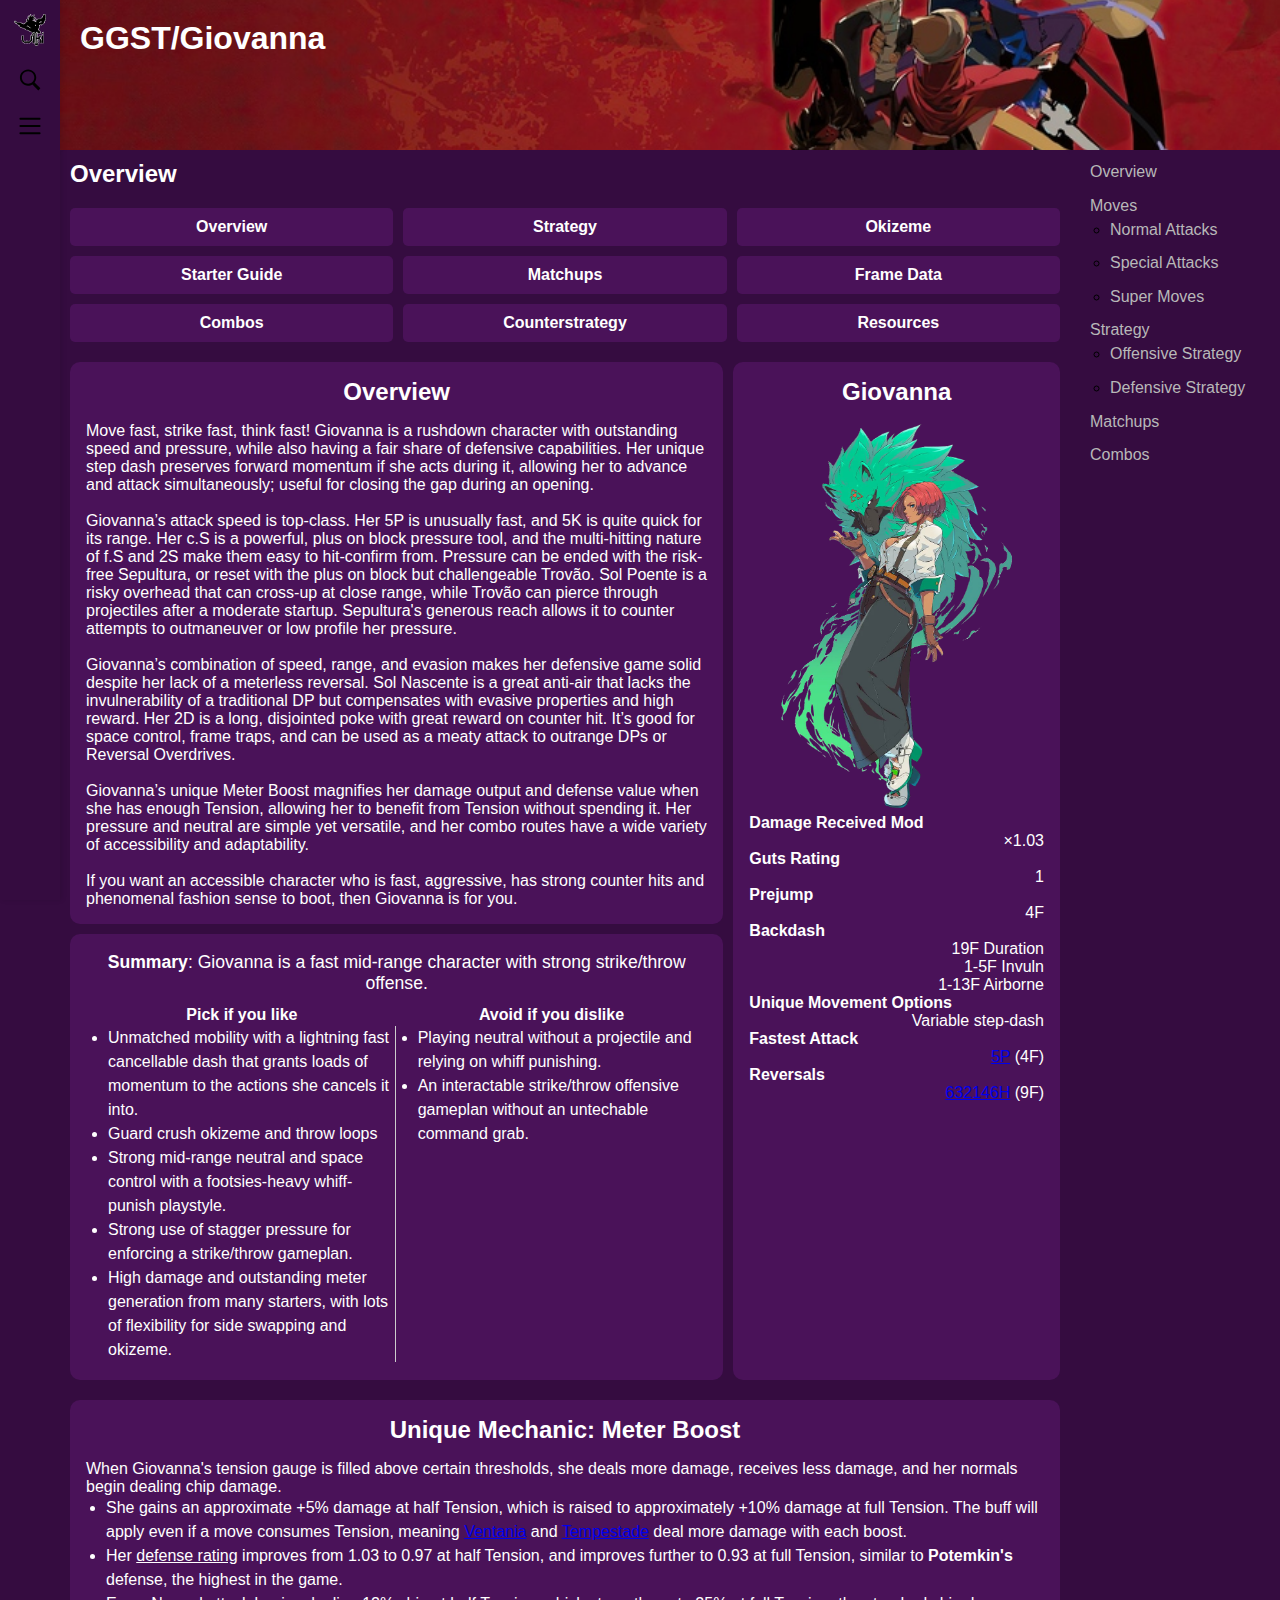
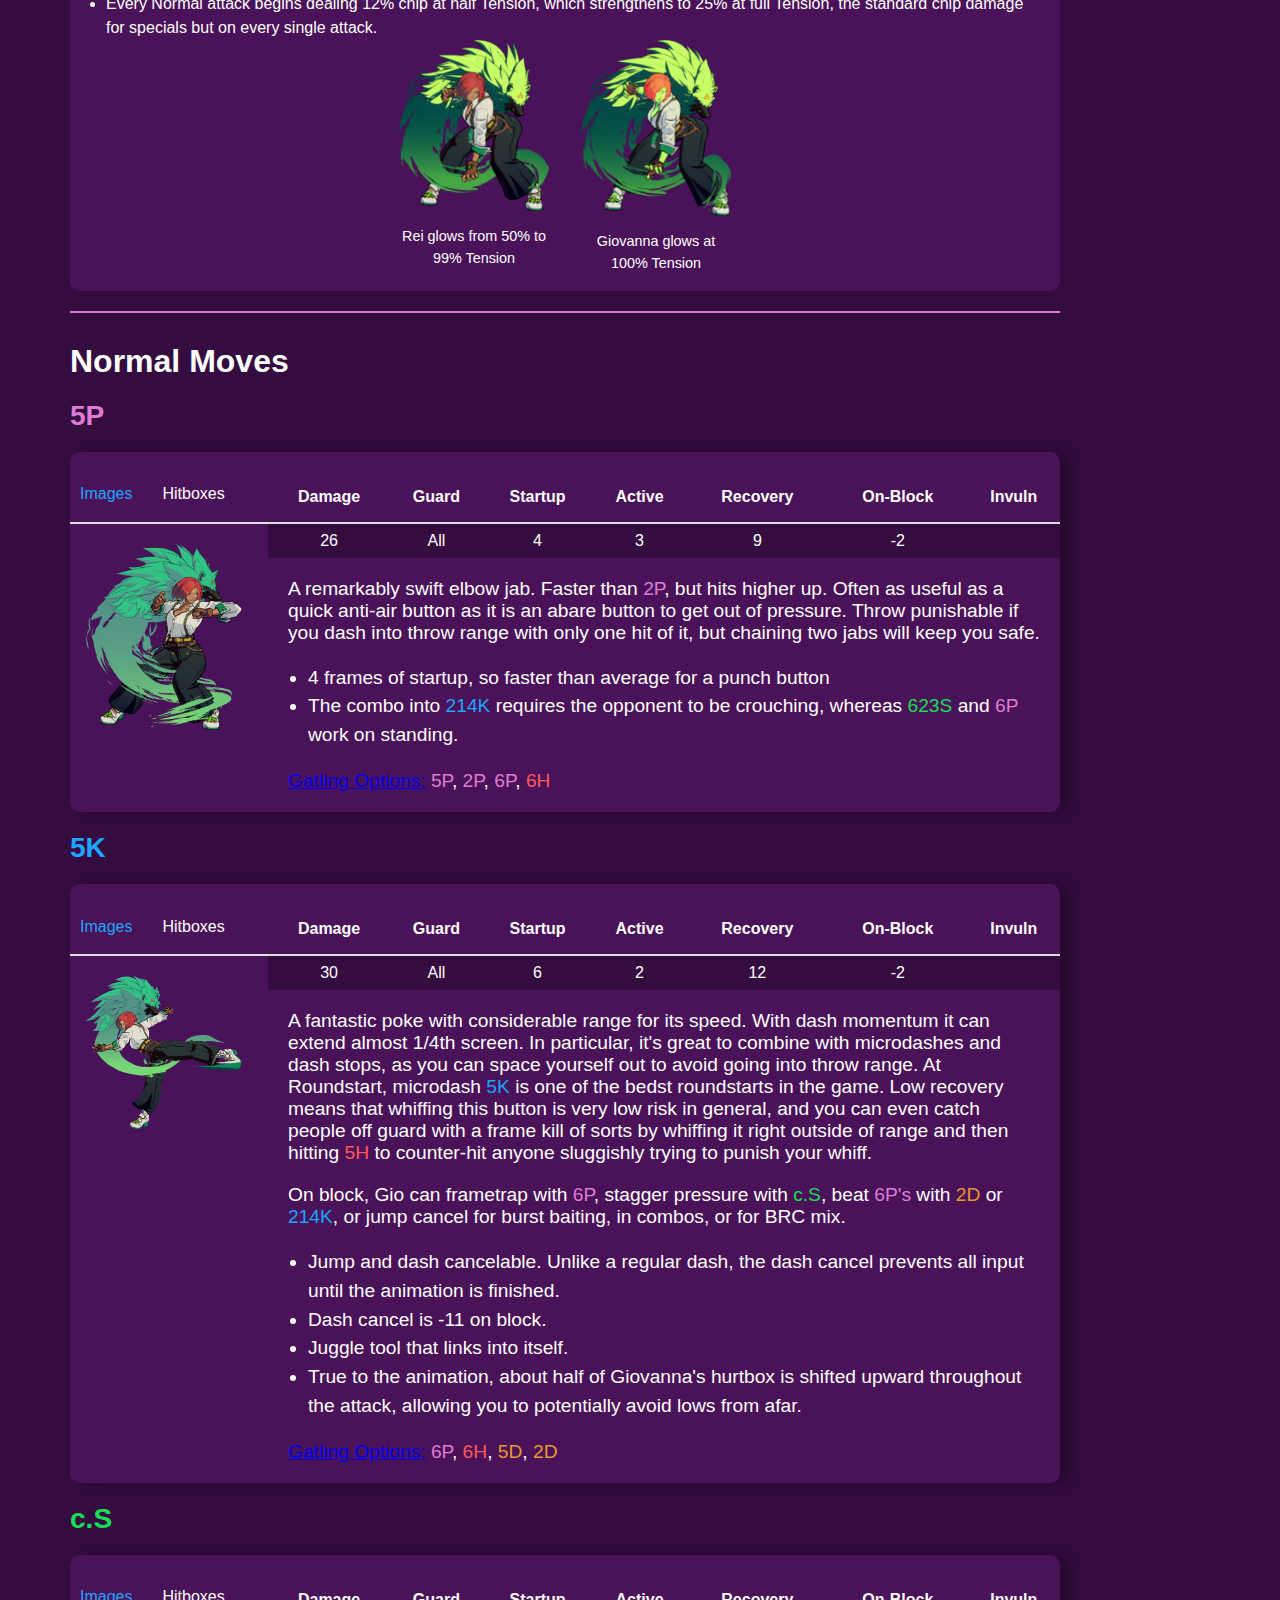
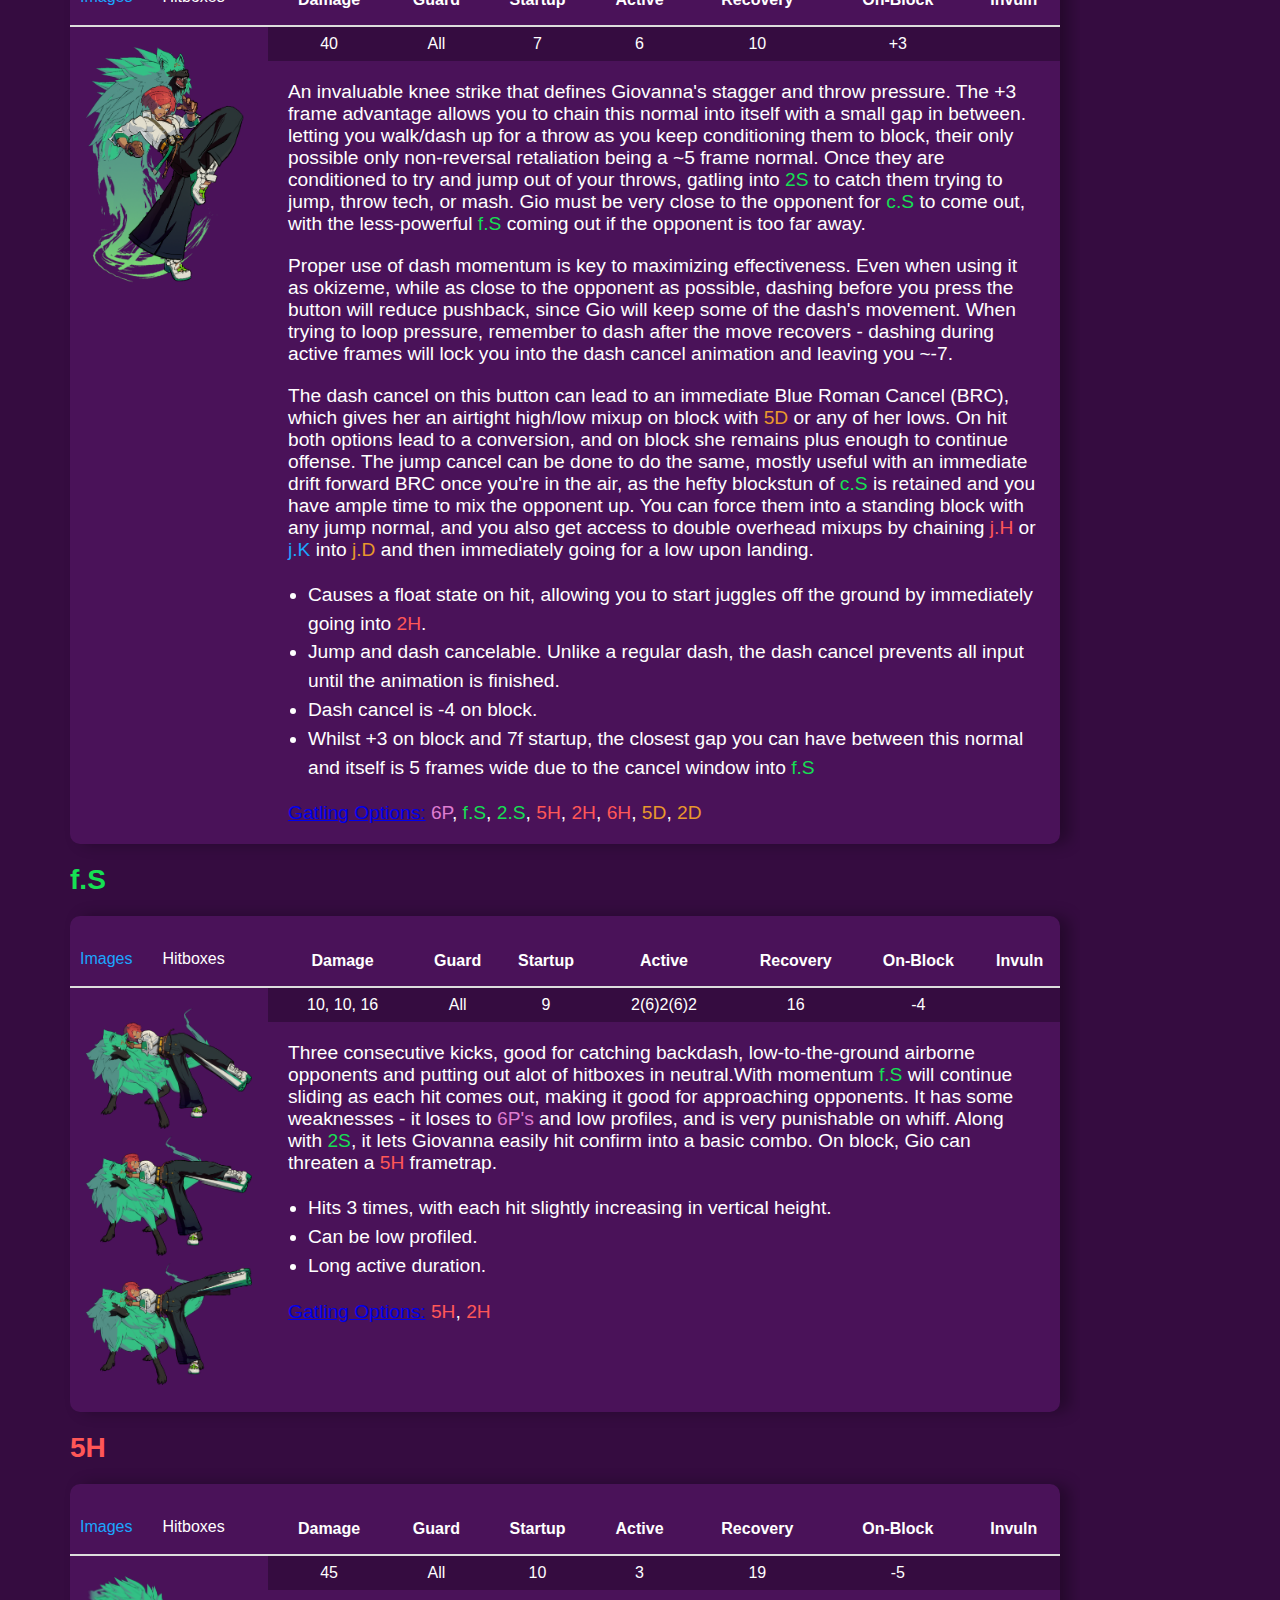
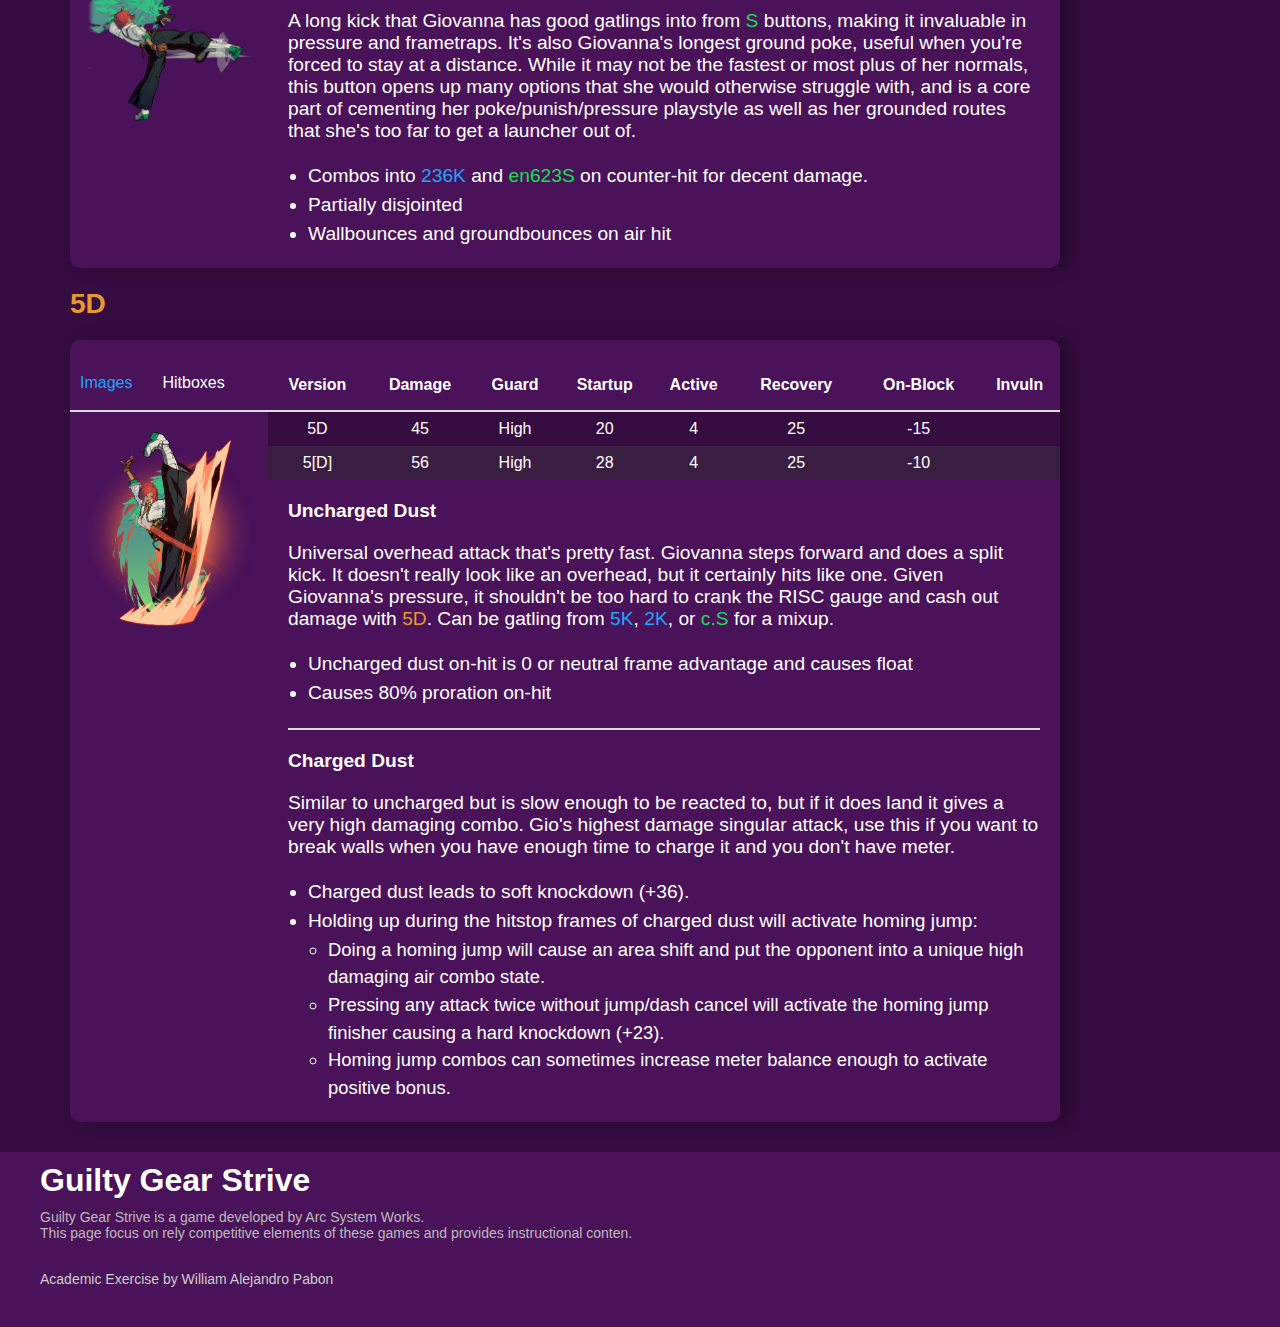
<file: docs/index.html>
<!DOCTYPE html>
<html lang="en">
<head>
    <meta charset="UTF-8">
    <meta name="viewport" content="width=device-width, initial-scale=1.0">
    <title>Guilty Gear Giovanna</title>
    <link rel="stylesheet" href="styles.css">
    <!-- Include jQuery from a CDN -->
    <script src="https://code.jquery.com/jquery-3.6.0.min.js"></script>
    <!-- Reference your custom script.js file -->
    <script src="script.js"></script>
</head>
<body>
    <div class="main-container">
        <header class="header">
            <div class="header-logo">
                <a href="#" class="logo-header-button" title="Visit the main page">
                    <img class="logo-icon" src="src/wiki_logo.png" alt="" aria-hidden="true" height="32" width="32">
                </a>
            </div>
            <div class="header-search">
                <a href="#" class="logo-header-button" title="Toggle search [/]">
                    <img class="logo-icon" src="src/icons8-search.svg" alt="" aria-hidden="true" height="24" width="24">
                </a>
            </div>
            <div class="header-dropdown">
                <a href="#" class="logo-header-button" title="Toggle menu">
                    <img class="logo-icon" src="src/icons8-menu.svg" alt="" aria-hidden="true" height="24" width="24">
                </a>
            </div>
        </header>
        <main class="main">
            <section class="main-header">
                <div class="banner"></div>
                <div class="header-content">
                    <h1>GGST/Giovanna</h1>
                </div>
            </section>
            <section class="content-and-sidebar">
                <section class="content">
                    <div class="overview">
                      <div class="overview-title">
                          <h2>Overview</h2>
                      </div>
                      <div class="home-card-container">
                        <div class="home-grid-col3">
                            <div class="home-link__button"><a href="#" class="button">Overview</a></div>
                            <div class="home-link__button"><a href="#" class="button">Starter Guide</a></div>
                            <div class="home-link__button"><a href="#" class="button">Combos</a></div>
                        </div>
                        <div class="home-grid-col3">
                            <div class="home-link__button"><a href="#" class="button">Strategy</a></div>
                            <div class="home-link__button"><a href="#" class="button">Matchups</a></div>
                            <div class="home-link__button"><a href="#" class="button">Counterstrategy</a></div>
                        </div>
                        <div class="home-grid-col3">
                            <div class="home-link__button"><a href="#" class="button">Okizeme</a></div>
                            <div class="home-link__button"><a href="#" class="button">Frame Data</a></div>
                            <div class="home-link__button"><a href="#" class="button">Resources</a></div>
                        </div>
                      </div>
                      <div class="home-content-overview">
                          <!-- Card 1 -->
                          <div class="home-card home-card--col4 home-card--row1">
                              <div class="home-card-title-large">Overview</div>
                              <p>Move fast, strike fast, think fast! Giovanna is a rushdown character with outstanding speed and pressure, while also having a fair share of defensive capabilities. Her unique step dash preserves forward momentum if she acts during it, allowing her to advance and attack simultaneously; useful for closing the gap during an opening.</p>
                              <br><p>Giovanna’s attack speed is top-class. Her 5P is unusually fast, and 5K is quite quick for its range. Her c.S is a powerful, plus on block pressure tool, and the multi-hitting nature of f.S and 2S make them easy to hit-confirm from. Pressure can be ended with the risk-free Sepultura, or reset with the plus on block but challengeable Trovão. Sol Poente is a risky overhead that can cross-up at close range, while Trovão can pierce through projectiles after a moderate startup. Sepultura's generous reach allows it to counter attempts to outmaneuver or low profile her pressure.</p>
                              <br><p>Giovanna’s combination of speed, range, and evasion makes her defensive game solid despite her lack of a meterless reversal. Sol Nascente is a great anti-air that lacks the invulnerability of a traditional DP but compensates with evasive properties and high reward. Her 2D is a long, disjointed poke with great reward on counter hit. It’s good for space control, frame traps, and can be used as a meaty attack to outrange DPs or Reversal Overdrives.</p>
                              <br><p>Giovanna’s unique Meter Boost magnifies her damage output and defense value when she has enough Tension, allowing her to benefit from Tension without spending it. Her pressure and neutral are simple yet versatile, and her combo routes have a wide variety of accessibility and adaptability.</p>
                              <br><p>If you want an accessible character who is fast, aggressive, has strong counter hits and phenomenal fashion sense to boot, then Giovanna is for you.</p>
                              <div style="clear:both"></div>
                          </div>                    
                          <!-- Card 2 (Side column) -->
                          <div class="home-card home-card--col2 home-card--rowspan">
                              <div class="home-card-title-large">Giovanna</div>
                              <table class="infobox">
                              <tbody>
                                  <tr><td id="portrait-image" align="center">
                                  <img src="src/giovanna_main.png" alt="Portrait" style="max-width: 100%;">
                                  </td></tr>
                                  <tr class="infobox-header"><td>Damage Received Mod</td></tr>
                                  <tr class="infobox-data"><td>×1.03</td></tr>
                                  <tr class="infobox-header"><td>Guts Rating</td></tr>
                                  <tr class="infobox-data"><td>1</td></tr>
                                  <tr class="infobox-header"><td>Prejump</td></tr>
                                  <tr class="infobox-data"><td>4F</td></tr>
                                  <tr class="infobox-header"><td>Backdash</td></tr>
                                  <tr class="infobox-data"><td>19F Duration</td></tr>
                                  <tr class="infobox-data"><td>1-5F Invuln</td></tr>
                                  <tr class="infobox-data"><td>1-13F Airborne</td></tr><tr class="infobox-header"><td>Unique Movement Options</td></tr>
                                  <tr class="infobox-data"><td>Variable step-dash</td></tr>
                                  <tr class="infobox-header"><td>Fastest Attack</td></tr>
                                  <tr class="infobox-data"><td><a href="#5P">5P</a> (4F)</td></tr>
                                  <tr class="infobox-header"><td>Reversals</td></tr>
                                  <tr class="infobox-data"><td><a href="#Ventania">632146H</a> (9F)</td></tr><style data-mw-deduplicate="TemplateStyles:r462282">.mw-parser-output .infobox{display:table;width:100%;text-align:left;line-height:1.25em}.mw-parser-output .infobox-header{width:100%;border-top:1px solid;border-color:var(--border-color-base);color:var(--color-base--emphasized);font-size:1em}.mw-parser-output .infobox-data td{text-align:right;font-size:0.875em}.mw-parser-output .infobox tr{display:flex;box-sizing:border-box;flex-direction:column;padding:0 10px}.mw-parser-output #portrait-image img{width:auto;height:auto;max-height:375px;max-width:calc(100% - 20px)}</style>
                              </table>
                              <div style="clear:both"></div>
                          </div>                  
                          <!-- Card 3 (Below Card 1) -->
                          <div class="home-card home-card--col4 home-card--row2">
                      <table id="reasons-table" style="margin: 0 auto;">
                        <tbody style="gap: 10px;">
                          <tr>
                            <td colspan="2" class="ReasonsToPick-summary"><strong>Summary</strong>: Giovanna is a fast mid-range character with strong strike/throw offense.</td>
                          </tr>
                          <tr class="ReasonsToPick-header">
                            <td><b>Pick if you like</b></td>
                            <td><b>Avoid if you dislike</b></td>
                          </tr>
                          <tr>
                            <td style="border-right: 1px solid #ccc; max-width: 300px; word-wrap: break-word;" valign="top">
                              <ul>
                                <li>Unmatched mobility with a lightning fast cancellable dash that grants loads of momentum to the actions she cancels it into.</li>
                                <li>Guard crush okizeme and throw loops</li>
                                <li>Strong mid-range neutral and space control with a footsies-heavy whiff-punish playstyle.</li>
                                <li>Strong use of stagger pressure for enforcing a strike/throw gameplan.</li>
                                <li>High damage and outstanding meter generation from many starters, with lots of flexibility for side swapping and okizeme.</li>
                              </ul>
                            </td>
                            <td style="max-width: 300px; word-wrap: break-word;" valign="top">
                              <ul>
                                <li>Playing neutral without a projectile and relying on whiff punishing.</li>
                                <li>An interactable strike/throw offensive gameplan without an untechable command grab.</li>
                              </ul>
                            </td>
                          </tr>                              
                        </tbody>
                      </table>
                      <div style="clear:both"></div>
                          </div>
                      </div>
                      <div class="home-content-um">
                          <div class="home-card home-card--col4 home-card--row1">
                              <div class="home-card-title-large"> Unique Mechanic: Meter Boost</div>
                              <p>
                                When Giovanna's tension gauge is filled above certain thresholds, she deals more damage, receives less damage, and her normals begin dealing chip damage.
                              </p>
                              <ul>
                                <li>She gains an approximate +5% damage at half Tension, which is raised to approximately +10% damage at full Tension. The buff will apply even if a move consumes Tension, meaning <a href="#Ventania">Ventania</a> and <a href="#Tempestade">Tempestade</a> deal more damage with each boost.</li>
                                <li>Her <span class="tooltip" aria-expanded="false" tabindex="0">defense rating<span class="tooltiptext">A multiplier for how much damage you take. Lower = Better</span></span> improves from 1.03 to 0.97 at half Tension, and improves further to 0.93 at full Tension, similar to <b>Potemkin's</b> defense, the highest in the game.</li>
                                <li>Every Normal attack begins dealing 12% chip at half Tension, which strengthens to 25% at full Tension, the standard chip damage for specials but on every single attack.</li>
                              </ul>
                              
                              <ul class="gallery">
                                <li class="gallerybox_">
                                  <div class="thumb">
                                    <a href="#HalfPower"><img src="src/175px-GGST_Giovanna_HalfPower.png" alt="Rei glows from 50% to 99% Tension"></a>
                                  </div>
                                  <div class="gallerytext">Rei glows from 50% to 99% Tension</div>
                                </li>
                                <li class="gallerybox_">
                                  <div class="thumb">
                                    <a href="#FullPower"><img src="src/170px-GGST_Giovanna_FullPower.png" alt="Giovanna glows at 100% Tension"></a>
                                  </div>
                                  <div class="gallerytext">Giovanna glows at 100% Tension</div>
                                </li>
                              </ul>
                              <div style="clear:both;"></div>
                          </div> 
                      </div>
                    </div>
                    <div class="normal-attack">
                      <h3 class="section-title">Normal Moves</h3>
                      <!-- 5P -->
                      <h3><span class="mw-headline" id="5P"><big><span class="colorful-text-1">5P</span></big></span></h3>
                      <div class="attack-container">
                        <!-- Gallery Section -->
                        <div class="attack-gallery">
                          <div class="tabber tabber--live">
                            <!-- Tab Header -->
                            <header class="tabber__header">
                              <nav class="tabber__tabs" role="tablist">
                                <a class="tabber__tab" href="#tabber-Images" id="tab-tabber-Images" role="tab" aria-selected="true" aria-controls="tabber-Images">Images</a>
                                <a class="tabber__tab" href="#tabber-Hitboxes" id="tab-tabber-Hitboxes" role="tab" aria-selected="false" aria-controls="tabber-Hitboxes">Hitboxes</a>
                              </nav>
                            </header>
                          
                            <!-- Tab Content -->
                            <section class="tabber__section">
                              <!-- Images Tab -->
                              <article class="tabber__panel" id="tabber-Images" role="tabpanel" aria-hidden="false">
                                <ul class="gallery">
                                  <li class="gallerybox">
                                    <div class="thumb">
                                      <img src="src/530px-GGST_Giovanna_5P.png" alt="Attack Image">
                                    </div>
                                  </li>
                                </ul>
                              </article>
                          
                              <!-- Hitboxes Tab -->
                              <article class="tabber__panel" id="tabber-Hitboxes" role="tabpanel" aria-hidden="true">
                                <ul class="gallery">
                                  <li class="gallerybox">
                                    <div class="thumb">
                                      <img src="src/278px-GGST_Giovanna_5P_Hitbox.png" alt="Hitbox Image">
                                    </div>
                                  </li>
                                </ul>
                              </article>
                            </section>
                          </div>
                          
                        </div>
                      
                        <!-- Frame Data Section -->
                        <div class="attack-info">
                          <table class="moveTable">
                            <thead>
                              <tr>
                                <th>Damage</th>
                                <th>Guard</th>
                                <th>Startup</th>
                                <th>Active</th>
                                <th>Recovery</th>
                                <th>On-Block</th>
                                <th>Invuln</th>
                              </tr>
                            </thead>
                            <tbody>
                              <tr>
                                <td>26</td>
                                <td>All</td>
                                <td>4</td>
                                <td>3</td>
                                <td>9</td>
                                <td>-2</td>
                                <td></td>
                              </tr>
                            </tbody>
                          </table>                          
                      
                          <!-- Description Section -->
                          <div class="attack-info-body">
                            <p>A remarkably swift elbow jab. Faster than <span class="colorful-text-1">2P</span>, but hits higher up. Often as useful as a quick anti-air button as it is an abare button to get out of pressure. Throw punishable if you dash into throw range with only one hit of it, but chaining two jabs will keep you safe.</p>
                            <ul>
                              <li>4 frames of startup, so faster than average for a punch button</li>
                              <li>The combo into <span class="colorful-text-2">214K</span> requires the opponent to be crouching, whereas <span class="colorful-text-3">623S</span> and <span class="colorful-text-1">6P</span> work on standing.</li>
                            </ul>
                            <p><a href="#" title="GGST/Giovanna/Frame Data">Gatling Options:</a> <span class="colorful-text-1">5P</span>, <span class="colorful-text-1">2P</span>, <span class="colorful-text-1">6P</span>, <span class="colorful-text-4">6H</span>
                            </p>
                          </div>
                        </div>
                      </div>
                      <!-- 5K -->
                      <h3><span class="mw-headline" id="5P"><big><span class="colorful-text-2">5K</span></big></span></h3>
                      <div class="attack-container">
                        <!-- Gallery Section -->
                        <div class="attack-gallery">
                          <div class="tabber tabber--live">
                            <!-- Tab Header -->
                            <header class="tabber__header">
                              <nav class="tabber__tabs" role="tablist">
                                <a class="tabber__tab" href="#tabber-Images" id="tab-tabber-Images" role="tab" aria-selected="true" aria-controls="tabber-Images">Images</a>
                                <a class="tabber__tab" href="#tabber-Hitboxes" id="tab-tabber-Hitboxes" role="tab" aria-selected="false" aria-controls="tabber-Hitboxes">Hitboxes</a>
                              </nav>
                            </header>
                          
                            <!-- Tab Content -->
                            <section class="tabber__section">
                              <!-- Images Tab -->
                              <article class="tabber__panel" id="tabber-Images" role="tabpanel" aria-hidden="false">
                                <ul class="gallery">
                                  <li class="gallerybox">
                                    <div class="thumb">
                                      <img src="src/629px-GGST_Giovanna_5K.png" alt="Attack Image">
                                    </div>
                                  </li>
                                </ul>
                              </article>
                          
                              <!-- Hitboxes Tab -->
                              <article class="tabber__panel" id="tabber-Hitboxes" role="tabpanel" aria-hidden="true">
                                <ul class="gallery">
                                  <li class="gallerybox">
                                    <div class="thumb">
                                      <img src="src/629px-GGST_Giovanna_5K_Hitbox.png" alt="Hitbox Image">
                                    </div>
                                  </li>
                                </ul>
                              </article>
                            </section>
                          </div>
                          
                        </div>
                      
                        <!-- Frame Data Section -->
                        <div class="attack-info">
                          <table class="moveTable">
                            <thead>
                              <tr>
                                <th>Damage</th>
                                <th>Guard</th>
                                <th>Startup</th>
                                <th>Active</th>
                                <th>Recovery</th>
                                <th>On-Block</th>
                                <th>Invuln</th>
                              </tr>
                            </thead>
                            <tbody>
                              <tr>
                                <td>30</td>
                                <td>All</td>
                                <td>6</td>
                                <td>2</td>
                                <td>12</td>
                                <td>-2</td>
                                <td></td>
                              </tr>
                            </tbody>
                          </table>                          
                      
                          <!-- Description Section -->
                          <div class="attack-info-body">
                            <p>A fantastic poke with considerable range for its speed. With dash momentum it can extend almost 1/4th screen. In particular, it's great to combine with microdashes and dash stops, as you can space yourself out to avoid going into throw range. At Roundstart, microdash <span class="colorful-text-2">5K</span> is one of the bedst roundstarts in the game. Low recovery means that whiffing this button is very low risk in general, and you can even catch people off guard with a frame kill of sorts by whiffing it right outside of range and then hitting <span class="colorful-text-4">5H</span> to counter-hit anyone sluggishly trying to punish your whiff.</p>
                            <p>On block, Gio can frametrap with <span class="colorful-text-1">6P</span>, stagger pressure with <span class="colorful-text-3">c.S</span>, beat <span class="colorful-text-1">6P's</span> with <span class="colorful-text-5">2D</span> or <span class="colorful-text-2">214K</span>, or jump cancel for burst baiting, in combos, or for BRC mix.</p>
                            <ul>
                              <li>Jump and dash cancelable. Unlike a regular dash, the dash cancel prevents all input until the animation is finished.</li>
                              <li>Dash cancel is -11 on block.</li>
                              <li>Juggle tool that links into itself.</li>
                              <li>True to the animation, about half of Giovanna's hurtbox is shifted upward throughout the attack, allowing you to potentially avoid lows from afar.</li>
                            </ul>
                            <p><a href="#" title="GGST/Giovanna/Frame Data">Gatling Options:</a> <span class="colorful-text-1">6P</span>, <span class="colorful-text-4">6H</span>, <span class="colorful-text-5">5D</span>, <span class="colorful-text-5">2D</span>
                            </p>
                          </div>
                        </div>
                      </div>
                      <!-- c.S -->
                      <h3><span class="mw-headline" id="5P"><big><span class="colorful-text-3">c.S</span></big></span></h3>
                      <div class="attack-container">
                        <!-- Gallery Section -->
                        <div class="attack-gallery">
                          <div class="tabber tabber--live">
                            <!-- Tab Header -->
                            <header class="tabber__header">
                              <nav class="tabber__tabs" role="tablist">
                                <a class="tabber__tab" href="#tabber-Images" id="tab-tabber-Images" role="tab" aria-selected="true" aria-controls="tabber-Images">Images</a>
                                <a class="tabber__tab" href="#tabber-Hitboxes" id="tab-tabber-Hitboxes" role="tab" aria-selected="false" aria-controls="tabber-Hitboxes">Hitboxes</a>
                              </nav>
                            </header>
                          
                            <!-- Tab Content -->
                            <section class="tabber__section">
                              <!-- Images Tab -->
                              <article class="tabber__panel" id="tabber-Images" role="tabpanel" aria-hidden="false">
                                <ul class="gallery">
                                  <li class="gallerybox">
                                    <div class="thumb">
                                      <img src="src/421px-GGST_Giovanna_cS.png" alt="Attack Image">
                                    </div>
                                  </li>
                                </ul>
                              </article>
                          
                              <!-- Hitboxes Tab -->
                              <article class="tabber__panel" id="tabber-Hitboxes" role="tabpanel" aria-hidden="true">
                                <ul class="gallery">
                                  <li class="gallerybox">
                                    <div class="thumb">
                                      <img src="src/421px-GGST_Giovanna_cS_Hitbox.png" alt="Hitbox Image">
                                    </div>
                                  </li>
                                </ul>
                              </article>
                            </section>
                          </div>
                          
                        </div>
                      
                        <!-- Frame Data Section -->
                        <div class="attack-info">
                          <table class="moveTable">
                            <thead>
                              <tr>
                                <th>Damage</th>
                                <th>Guard</th>
                                <th>Startup</th>
                                <th>Active</th>
                                <th>Recovery</th>
                                <th>On-Block</th>
                                <th>Invuln</th>
                              </tr>
                            </thead>
                            <tbody>
                              <tr>
                                <td>40</td>
                                <td>All</td>
                                <td>7</td>
                                <td>6</td>
                                <td>10</td>
                                <td>+3</td>
                                <td></td>
                              </tr>
                            </tbody>
                          </table>                          
                      
                          <!-- Description Section -->
                          <div class="attack-info-body">
                            <p>An invaluable knee strike that defines Giovanna's stagger and throw pressure. The +3 frame advantage allows you to chain this normal into itself with a small gap in between. letting you walk/dash up for a throw as you keep conditioning them to block, their only possible only non-reversal retaliation being a ~5 frame normal. Once they are conditioned to try and jump out of your throws, gatling into <span class="colorful-text-3">2S</span> to catch them trying to jump, throw tech, or mash. Gio must be very close to the opponent for <span class="colorful-text-3">c.S</span> to come out, with the less-powerful <span class="colorful-text-3">f.S</span> coming out if the opponent is too far away.</p>
                            <p>Proper use of dash momentum is key to maximizing effectiveness. Even when using it as okizeme, while as close to the opponent as possible, dashing before you press the button will reduce pushback, since Gio will keep some of the dash's movement. When trying to loop pressure, remember to dash after the move recovers - dashing during active frames will lock you into the dash cancel animation and leaving you ~-7.</p>
                            <p>The dash cancel on this button can lead to an immediate Blue Roman Cancel (BRC), which gives her an airtight high/low mixup on block with <span class="colorful-text-5">5D</span> or any of her lows. On hit both options lead to a conversion, and on block she remains plus enough to continue offense. The jump cancel can be done to do the same, mostly useful with an immediate drift forward BRC once you're in the air, as the hefty blockstun of <span class="colorful-text-3">c.S</span> is retained and you have ample time to mix the opponent up. You can force them into a standing block with any jump normal, and you also get access to double overhead mixups by chaining <span class="colorful-text-4">j.H</span> or <span class="colorful-text-2">j.K</span> into <span class="colorful-text-5">j.D</span> and then immediately going for a low upon landing.</p>
                            <ul>
                              <li>Causes a float state on hit, allowing you to start juggles off the ground by immediately going into <span class="colorful-text-4">2H</span>.</li>
                              <li>Jump and dash cancelable. Unlike a regular dash, the dash cancel prevents all input until the animation is finished.</li>
                              <li>Dash cancel is -4 on block.</li>
                              <li>Whilst +3 on block and 7f startup, the closest gap you can have between this normal and itself is 5 frames wide due to the cancel window into <span class="colorful-text-3">f.S</span></li>
                            </ul>
                            <p><a href="#" title="GGST/Giovanna/Frame Data">Gatling Options:</a> <span class="colorful-text-1">6P</span>, <span class="colorful-text-3">f.S</span>, <span class="colorful-text-3">2.S</span>, <span class="colorful-text-4">5H</span>, <span class="colorful-text-4">2H</span>, <span class="colorful-text-4">6H</span>, <span class="colorful-text-5">5D</span>, <span class="colorful-text-5">2D</span>
                            </p>
                          </div>
                        </div>
                      </div>
                      <!-- f.S -->
                      <h3><span class="mw-headline" id="5P"><big><span class="colorful-text-3">f.S</span></big></span></h3>
                      <div class="attack-container">
                        <!-- Gallery Section -->
                        <div class="attack-gallery">
                          <div class="tabber tabber--live">
                            <!-- Tab Header -->
                            <header class="tabber__header">
                              <nav class="tabber__tabs" role="tablist">
                                <a class="tabber__tab" href="#tabber-Images" id="tab-tabber-Images" role="tab" aria-selected="true" aria-controls="tabber-Images">Images</a>
                                <a class="tabber__tab" href="#tabber-Hitboxes" id="tab-tabber-Hitboxes" role="tab" aria-selected="false" aria-controls="tabber-Hitboxes">Hitboxes</a>
                              </nav>
                            </header>
                          
                            <!-- Tab Content -->
                            <section class="tabber__section">
                              <!-- Images Tab -->
                              <article class="tabber__panel" id="tabber-Images" role="tabpanel" aria-hidden="false">
                                <ul class="gallery">
                                  <li class="gallerybox">
                                    <div class="thumb">
                                      <img src="src/GGST_Giovanna_fS1.png" alt="Attack Image">
                                    </div>
                                    <div class="thumb">
                                      <img src="src/800px-GGST_Giovanna_fS2.png" alt="Attack Image">
                                    </div>
                                    <div class="thumb">
                                      <img src="src/GGST_Giovanna_fS3.png" alt="Attack Image">
                                    </div>
                                  </li>
                                </ul>
                              </article>
                          
                              <!-- Hitboxes Tab -->
                              <article class="tabber__panel" id="tabber-Hitboxes" role="tabpanel" aria-hidden="true">
                                <ul class="gallery">
                                  <li class="gallerybox">
                                    <div class="thumb">
                                      <img src="src/800px-GGST_Giovanna_fS1_hitbox.png" alt="Hitbox Image">
                                    </div>
                                    <div class="thumb">
                                      <img src="src/800px-GGST_Giovanna_fS2_hitbox.png" alt="Hitbox Image">
                                    </div>
                                    <div class="thumb">
                                      <img src="src/800px-GGST_Giovanna_fS3_hitbox.png" alt="Hitbox Image">
                                    </div>
                                  </li>
                                </ul>
                              </article>
                            </section>
                          </div>
                          
                        </div>
                      
                        <!-- Frame Data Section -->
                        <div class="attack-info">
                          <table class="moveTable">
                            <thead>
                              <tr>
                                <th>Damage</th>
                                <th>Guard</th>
                                <th>Startup</th>
                                <th>Active</th>
                                <th>Recovery</th>
                                <th>On-Block</th>
                                <th>Invuln</th>
                              </tr>
                            </thead>
                            <tbody>
                              <tr>
                                <td>10, 10, 16</td>
                                <td>All</td>
                                <td>9</td>
                                <td>2(6)2(6)2</td>
                                <td>16</td>
                                <td>-4</td>
                                <td></td>
                              </tr>
                            </tbody>
                          </table>                          
                      
                          <!-- Description Section -->
                          <div class="attack-info-body">
                            <p>Three consecutive kicks, good for catching backdash, low-to-the-ground airborne opponents and putting out alot of hitboxes in neutral.With momentum <span class="colorful-text-3">f.S</span> will continue sliding as each hit comes out, making it good for approaching opponents. It has some weaknesses - it loses to <span class="colorful-text-1">6P's</span> and low profiles, and is very punishable on whiff. Along with <span class="colorful-text-3">2S</span>, it lets Giovanna easily hit confirm into a basic combo. On block, Gio can threaten a <span class="colorful-text-4">5H</span> frametrap.</p>
                            <ul>
                              <li>Hits 3 times, with each hit slightly increasing in vertical height.</li>
                              <li>Can be low profiled.</li>
                              <li>Long active duration.</li>
                            </ul>
                            <p><a href="#" title="GGST/Giovanna/Frame Data">Gatling Options:</a> <span class="colorful-text-4">5H</span>, <span class="colorful-text-4">2H</span>
                            </p>
                          </div>
                        </div>
                      </div>
                      <!-- 5H -->
                      <h3><span class="mw-headline" id="5P"><big><span class="colorful-text-4">5H</span></big></span></h3>
                      <div class="attack-container">
                        <!-- Gallery Section -->
                        <div class="attack-gallery">
                          <div class="tabber tabber--live">
                            <!-- Tab Header -->
                            <header class="tabber__header">
                              <nav class="tabber__tabs" role="tablist">
                                <a class="tabber__tab" href="#tabber-Images" id="tab-tabber-Images" role="tab" aria-selected="true" aria-controls="tabber-Images">Images</a>
                                <a class="tabber__tab" href="#tabber-Hitboxes" id="tab-tabber-Hitboxes" role="tab" aria-selected="false" aria-controls="tabber-Hitboxes">Hitboxes</a>
                              </nav>
                            </header>
                          
                            <!-- Tab Content -->
                            <section class="tabber__section">
                              <!-- Images Tab -->
                              <article class="tabber__panel" id="tabber-Images" role="tabpanel" aria-hidden="false">
                                <ul class="gallery">
                                  <li class="gallerybox">
                                    <div class="thumb">
                                      <img src="src/683px-GGST_Giovanna_5H.png" alt="Attack Image">
                                    </div>
                                  </li>
                                </ul>
                              </article>
                          
                              <!-- Hitboxes Tab -->
                              <article class="tabber__panel" id="tabber-Hitboxes" role="tabpanel" aria-hidden="true">
                                <ul class="gallery">
                                  <li class="gallerybox">
                                    <div class="thumb">
                                      <img src="src/683px-GGST_Giovanna_5H_Hitbox.png" alt="Hitbox Image">
                                    </div>
                                  </li>
                                </ul>
                              </article>
                            </section>
                          </div>
                          
                        </div>
                      
                        <!-- Frame Data Section -->
                        <div class="attack-info">
                          <table class="moveTable">
                            <thead>
                              <tr>
                                <th>Damage</th>
                                <th>Guard</th>
                                <th>Startup</th>
                                <th>Active</th>
                                <th>Recovery</th>
                                <th>On-Block</th>
                                <th>Invuln</th>
                              </tr>
                            </thead>
                            <tbody>
                              <tr>
                                <td>45</td>
                                <td>All</td>
                                <td>10</td>
                                <td>3</td>
                                <td>19</td>
                                <td>-5</td>
                                <td></td>
                              </tr>
                            </tbody>
                          </table>                          
                      
                          <!-- Description Section -->
                          <div class="attack-info-body">
                            <p>A long kick that Giovanna has good gatlings into from <span class="colorful-text-3">S</span> buttons, making it invaluable in pressure and frametraps. It's also Giovanna's longest ground poke, useful when you're forced to stay at a distance. While it may not be the fastest or most plus of her normals, this button opens up many options that she would otherwise struggle with, and is a core part of cementing her poke/punish/pressure playstyle as well as her grounded routes that she's too far to get a launcher out of.</p>
                            <ul>
                              <li>Combos into <span class="colorful-text-2">236K</span> and <span class="colorful-text-3">en623S</span> on counter-hit for decent damage.</li>
                              <li>Partially disjointed</li>
                              <li>Wallbounces and groundbounces on air hit</li>
                            </ul>
                          </div>
                        </div>
                      </div>
                      <!-- 5D -->
                      <h3><span class="mw-headline" id="5P"><big><span class="colorful-text-5">5D</span></big></span></h3>
                      <div class="attack-container">
                        <!-- Gallery Section -->
                        <div class="attack-gallery">
                          <div class="tabber tabber--live">
                            <!-- Tab Header -->
                            <header class="tabber__header">
                              <nav class="tabber__tabs" role="tablist">
                                <a class="tabber__tab" href="#tabber-Images" id="tab-tabber-Images" role="tab" aria-selected="true" aria-controls="tabber-Images">Images</a>
                                <a class="tabber__tab" href="#tabber-Hitboxes" id="tab-tabber-Hitboxes" role="tab" aria-selected="false" aria-controls="tabber-Hitboxes">Hitboxes</a>
                              </nav>
                            </header>
                          
                            <!-- Tab Content -->
                            <section class="tabber__section">
                              <!-- Images Tab -->
                              <article class="tabber__panel" id="tabber-Images" role="tabpanel" aria-hidden="false">
                                <ul class="gallery">
                                  <li class="gallerybox">
                                    <div class="thumb">
                                      <img src="src/509px-GGST_Giovanna_5D.png" alt="Attack Image">
                                    </div>
                                  </li>
                                </ul>
                              </article>
                          
                              <!-- Hitboxes Tab -->
                              <article class="tabber__panel" id="tabber-Hitboxes" role="tabpanel" aria-hidden="true">
                                <ul class="gallery">
                                  <li class="gallerybox">
                                    <div class="thumb">
                                      <img src="src/509px-GGST_Giovanna_5D_Hitbox.png" alt="Hitbox Image">
                                    </div>
                                  </li>
                                </ul>
                              </article>
                            </section>
                          </div>
                          
                        </div>
                      
                        <!-- Frame Data Section -->
                        <div class="attack-info">
                          <table class="moveTable">
                            <thead>
                              <tr>
                                <th>Version</th>
                                <th>Damage</th>
                                <th>Guard</th>
                                <th>Startup</th>
                                <th>Active</th>
                                <th>Recovery</th>
                                <th>On-Block</th>
                                <th>Invuln</th>
                              </tr>
                            </thead>
                            <tbody>
                              <tr>
                                <td>5D</td>
                                <td>45</td>
                                <td>High</td>
                                <td>20</td>
                                <td>4</td>
                                <td>25</td>
                                <td>-15</td>
                                <td></td>
                              </tr>
                              <tr class="row_down_tr">
                                <td>5[D]</td>
                                <td>56</td>
                                <td>High</td>
                                <td>28</td>
                                <td>4</td>
                                <td>25</td>
                                <td>-10</td>
                                <td></td>
                              </tr>
                            </tbody>
                          </table>                          
                      
                          <!-- Description Section -->
                          <div class="attack-info-body">
                            <p><b>Uncharged Dust</b></p>
                            <p>Universal overhead attack that's pretty fast. Giovanna steps forward and does a split kick. It doesn't really look like an overhead, but it certainly hits like one. Given Giovanna's pressure, it shouldn't be too hard to crank the RISC gauge and cash out damage with <span class="colorful-text-5">5D</span>. Can be gatling from <span class="colorful-text-2">5K</span>, <span class="colorful-text-2">2K</span>, or <span class="colorful-text-3">c.S</span> for a mixup.</p>
                            <ul>   
                              <li>Uncharged dust on-hit is 0 or neutral frame advantage and causes float</li>
                              <li>Causes 80% proration on-hit</li>
                            </ul>
                            <div class="divisor"></div>
                            <p><b>Charged Dust</b></p>
                            <p>Similar to uncharged but is slow enough to be reacted to, but if it does land it gives a very high damaging combo. Gio's highest damage singular attack, use this if you want to break walls when you have enough time to charge it and you don't have meter.</p>
                            <ul>   
                              <li>Charged dust leads to soft knockdown (+36).</li>
                              <li>Holding up during the hitstop frames of charged dust will activate homing jump:
                                <ul class="anid_list">
                                  <li>Doing a homing jump will cause an area shift and put the opponent into a unique high damaging air combo state.</li>
                                  <li>Pressing any attack twice without jump/dash cancel will activate the homing jump finisher causing a hard knockdown (+23).</li>
                                  <li>Homing jump combos can sometimes increase meter balance enough to activate positive bonus.</li>
                                </ul>
                              </li>
                            </ul>
                          </div>
                        </div>
                      </div>
                    </div>
                </section>
                <div class="sidebar">
                    <ul class="sidebar-links">
                      <li><a href="#introduction">Overview</a></li>
                      <li><a href="#moves">Moves</a>
                        <ul class="sidebar-links-level2">
                          <li><a href="#normals">Normal Attacks</a></li>
                          <li><a href="#specials">Special Attacks</a></li>
                          <li><a href="#supers">Super Moves</a></li>
                        </ul>
                      </li>
                      <li><a href="#strategy">Strategy</a>
                        <ul class="sidebar-links-level2">
                          <li><a href="#offense">Offensive Strategy</a></li>
                          <li><a href="#defense">Defensive Strategy</a></li>
                        </ul>
                      </li>
                      <li><a href="#matchups">Matchups</a></li>
                      <li><a href="#combos">Combos</a></li>
                    </ul>
                  </div>                 
            </section>
        </main>
        <footer class="footer">
            <div class="footer-container">
                <section class="footer-content">
                    <div id="wordmark">
                        Guilty Gear Strive
                    </div>
                    <p id="footer-description">
                        Guilty Gear Strive is a game developed by Arc System Works.<br>
                        This page focus on rely competitive elements of these games and provides instructional 
                        conten.
                    </p>
                </section>
                <section class="footer-bottom">
                    <div id="footer-tagline">Academic Exercise by William Alejandro Pabon</div>
                </section>
            </div>
        </footer>
    </div>
</body>
</html>
</file>
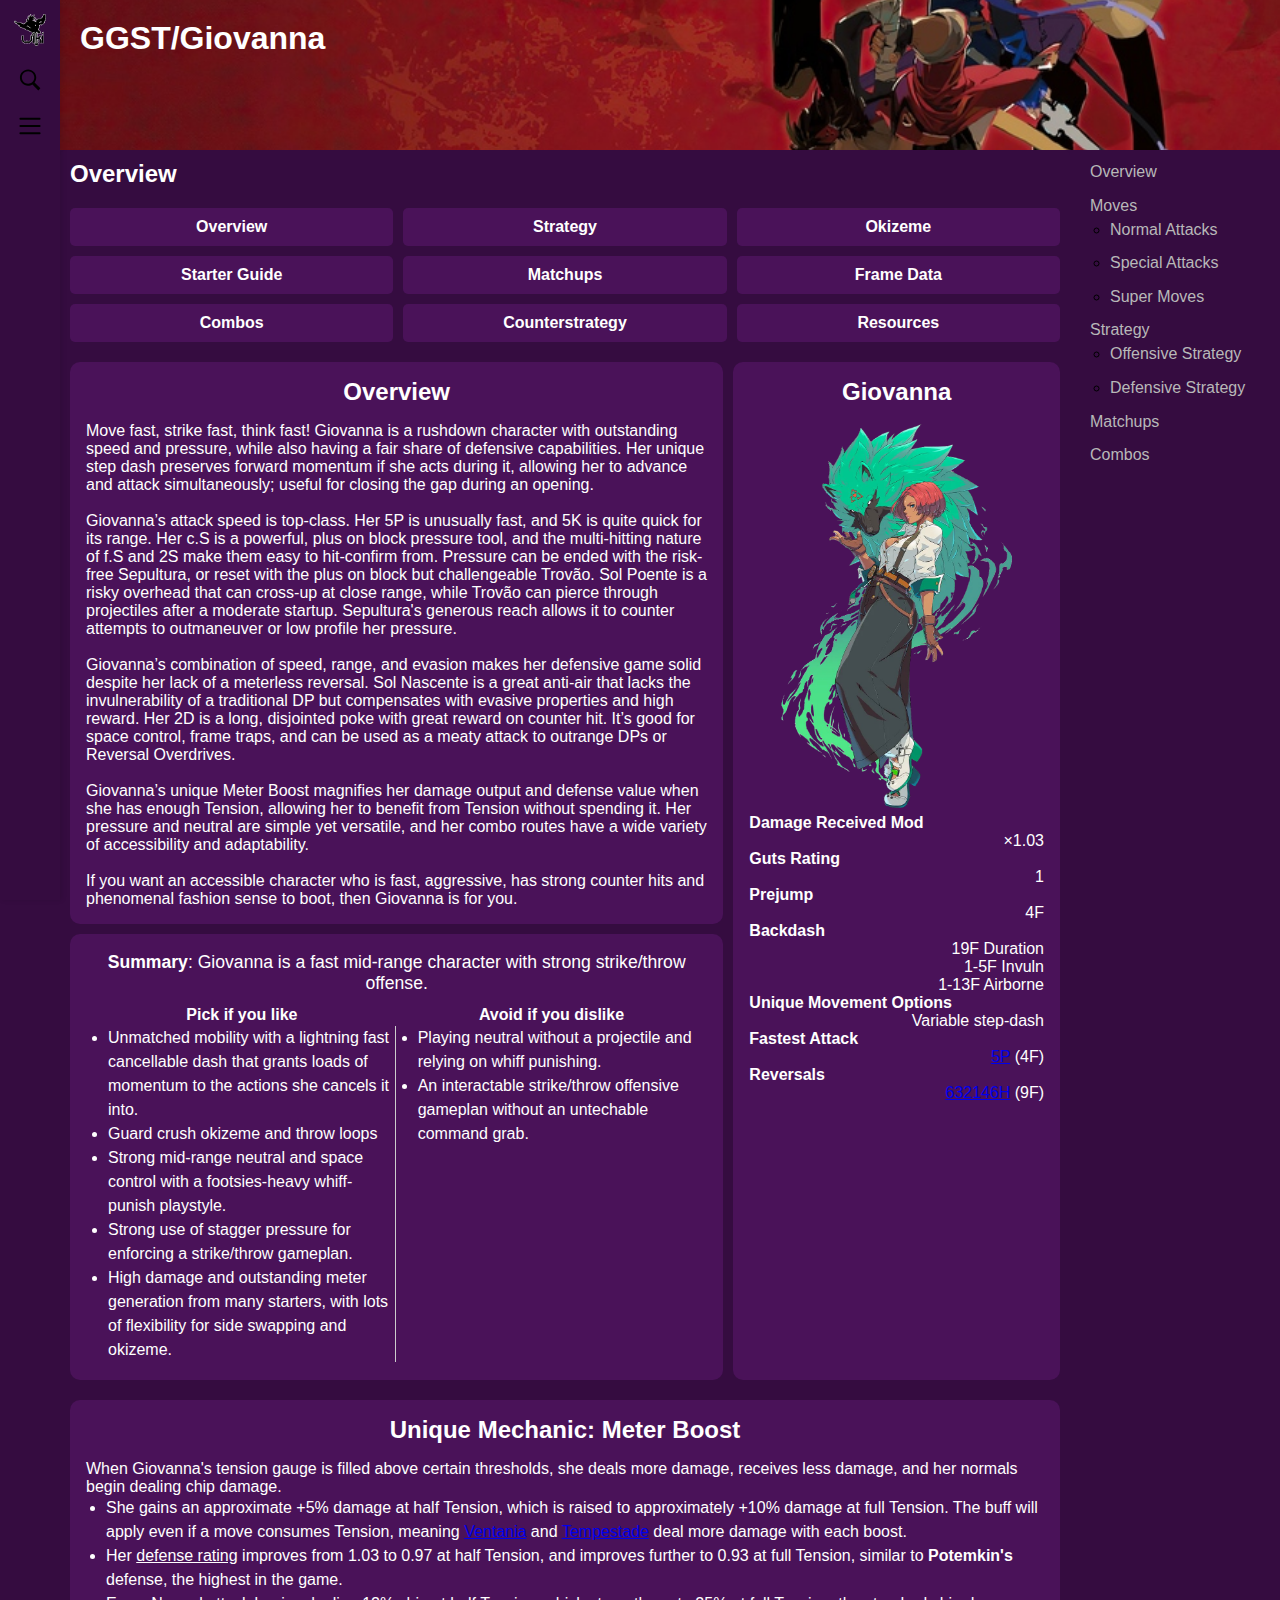
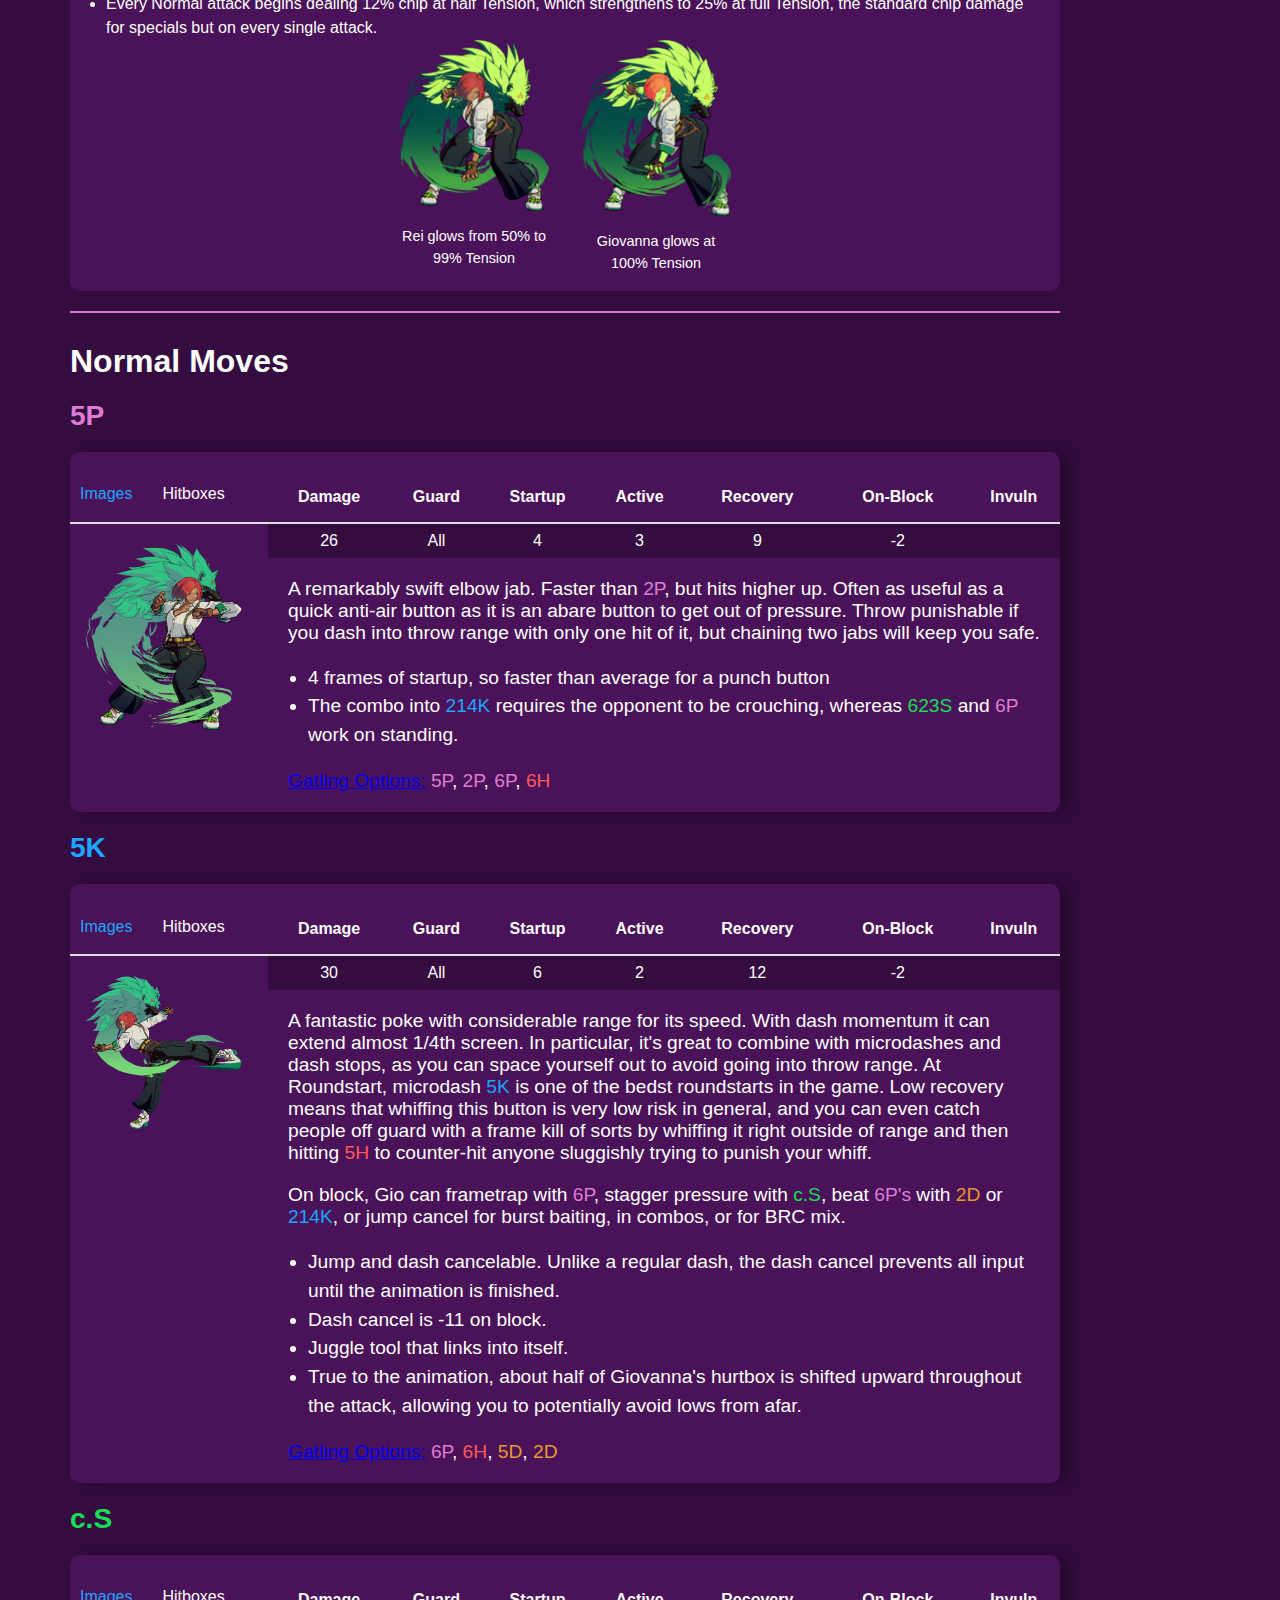
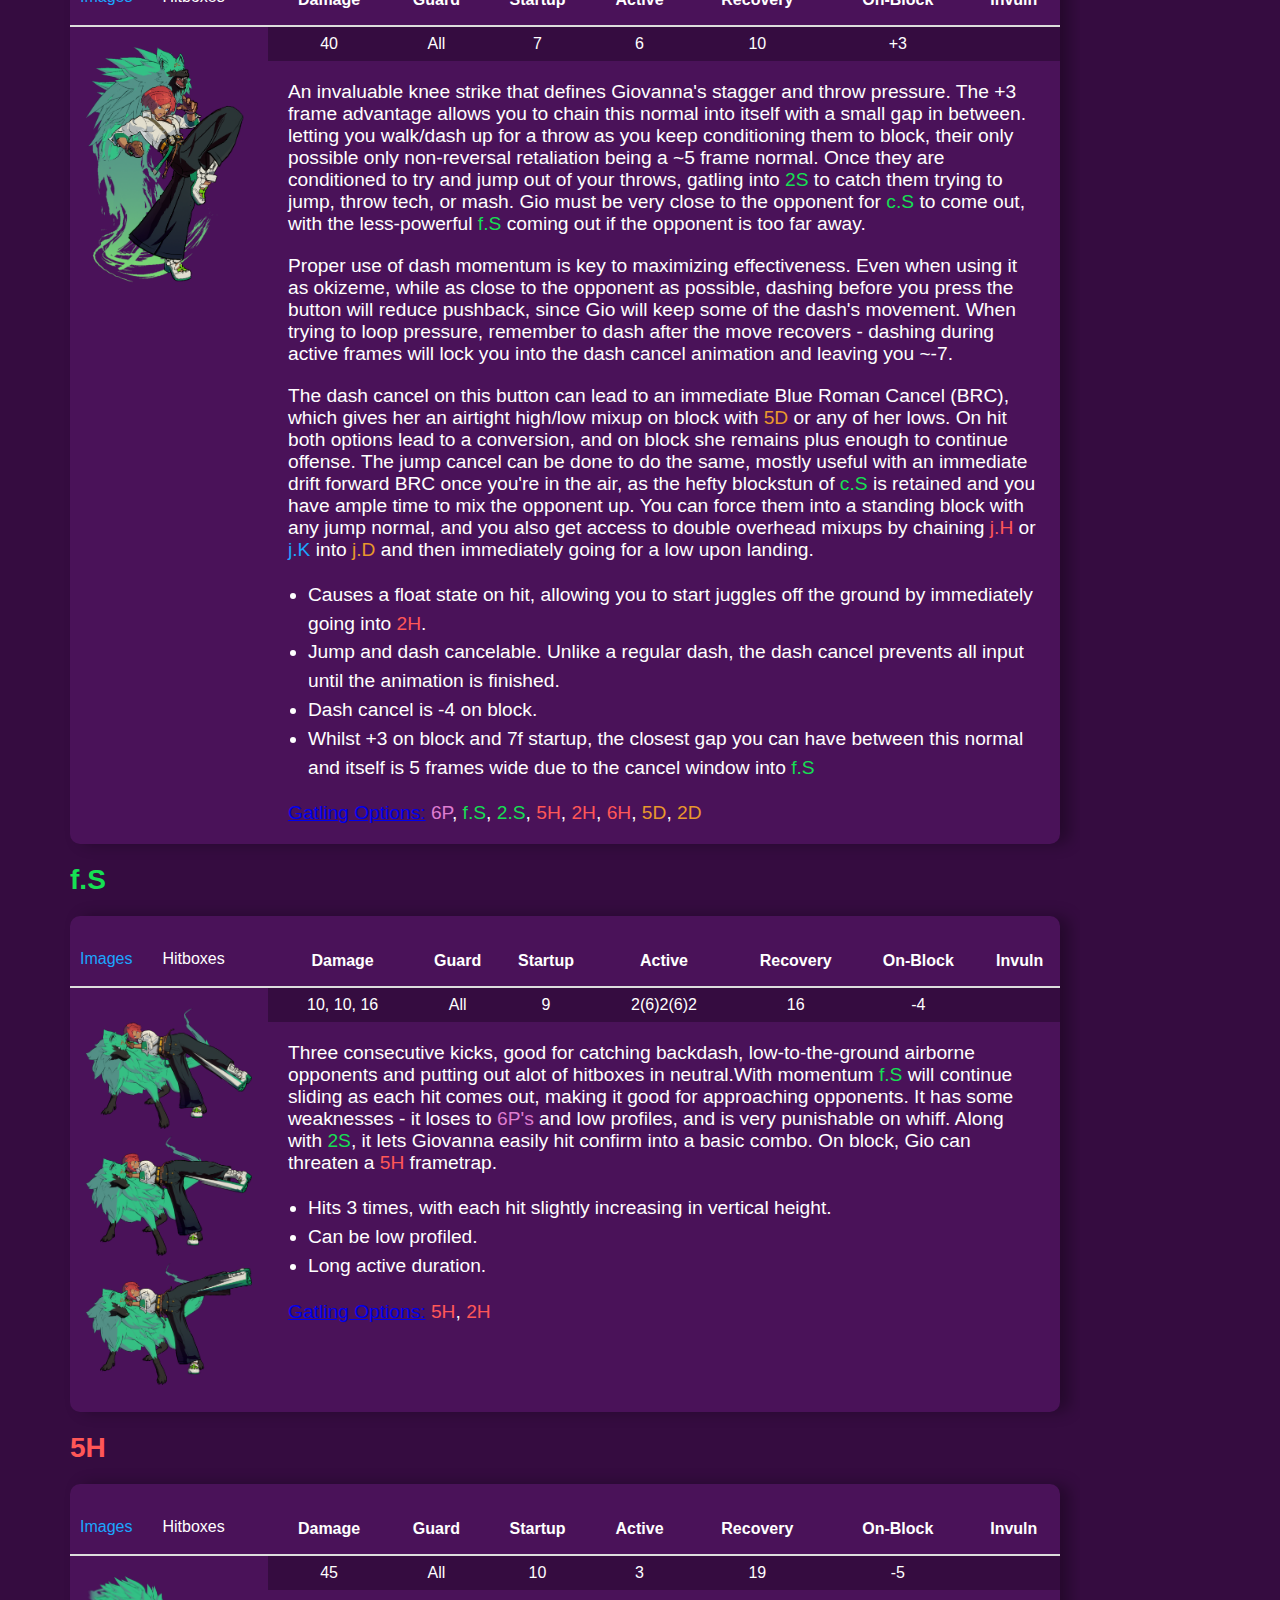
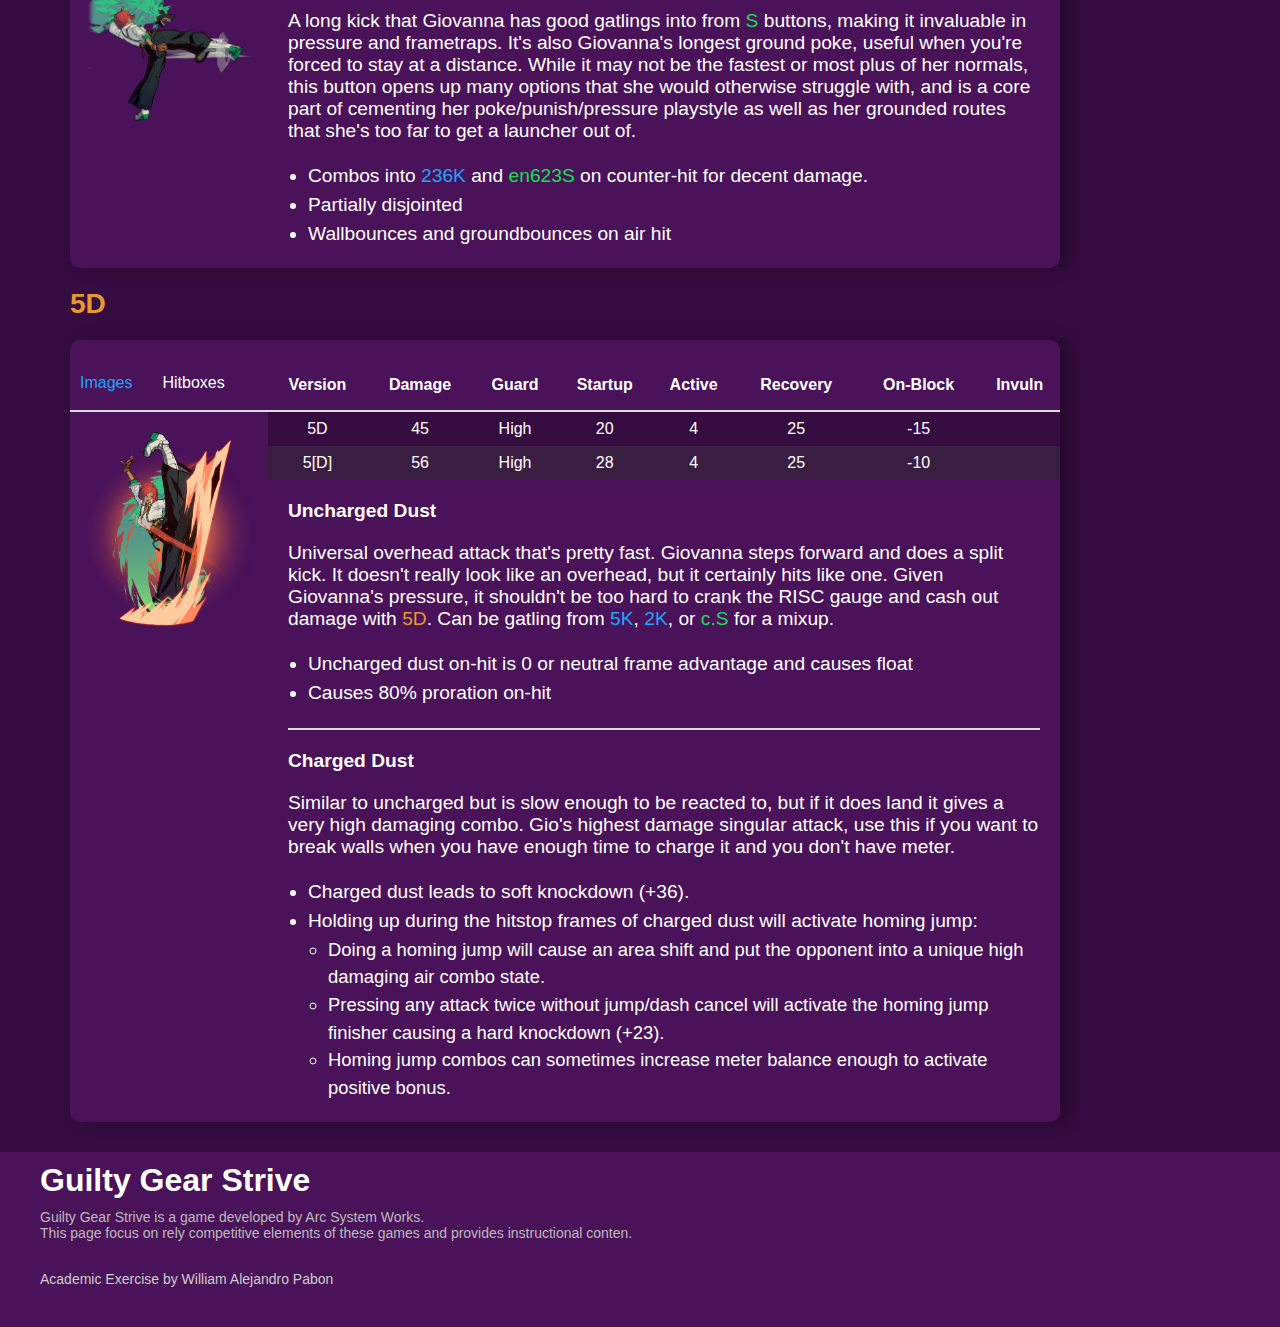
<file: docs/main.html>
<!DOCTYPE html>
<html lang="en">
<head>
    <meta charset="UTF-8">
    <meta name="viewport" content="width=device-width, initial-scale=1.0">
    <title>Guilty Gear Giovanna</title>
    <link rel="stylesheet" href="styles.css">
    <!-- Include jQuery from a CDN -->
    <script src="https://code.jquery.com/jquery-3.6.0.min.js"></script>
    <!-- Reference your custom script.js file -->
    <script src="script.js"></script>
</head>
<body>
    <div class="main-container">
        <header class="header">
            <div class="header-logo">
                <a href="#" class="logo-header-button" title="Visit the main page">
                    <img class="logo-icon" src="src/wiki_logo.png" alt="" aria-hidden="true" height="32" width="32">
                </a>
            </div>
            <div class="header-search">
                <a href="#" class="logo-header-button" title="Toggle search [/]">
                    <img class="logo-icon" src="src/icons8-search.svg" alt="" aria-hidden="true" height="24" width="24">
                </a>
            </div>
            <div class="header-dropdown">
                <a href="#" class="logo-header-button" title="Toggle menu">
                    <img class="logo-icon" src="src/icons8-menu.svg" alt="" aria-hidden="true" height="24" width="24">
                </a>
            </div>
        </header>
        <main class="main">
            <section class="main-header">
                <div class="banner"></div>
                <div class="header-content">
                    <h1>GGST/Giovanna</h1>
                </div>
            </section>
            <section class="content-and-sidebar">
                <section class="content">
                    <div class="overview">
                      <div class="overview-title">
                          <h2>Overview</h2>
                      </div>
                      <div class="home-card-container">
                        <div class="home-grid-col3">
                            <div class="home-link__button"><a href="#" class="button">Overview</a></div>
                            <div class="home-link__button"><a href="#" class="button">Starter Guide</a></div>
                            <div class="home-link__button"><a href="#" class="button">Combos</a></div>
                        </div>
                        <div class="home-grid-col3">
                            <div class="home-link__button"><a href="#" class="button">Strategy</a></div>
                            <div class="home-link__button"><a href="#" class="button">Matchups</a></div>
                            <div class="home-link__button"><a href="#" class="button">Counterstrategy</a></div>
                        </div>
                        <div class="home-grid-col3">
                            <div class="home-link__button"><a href="#" class="button">Okizeme</a></div>
                            <div class="home-link__button"><a href="#" class="button">Frame Data</a></div>
                            <div class="home-link__button"><a href="#" class="button">Resources</a></div>
                        </div>
                      </div>
                      <div class="home-content-overview">
                          <!-- Card 1 -->
                          <div class="home-card home-card--col4 home-card--row1">
                              <div class="home-card-title-large">Overview</div>
                              <p>Move fast, strike fast, think fast! Giovanna is a rushdown character with outstanding speed and pressure, while also having a fair share of defensive capabilities. Her unique step dash preserves forward momentum if she acts during it, allowing her to advance and attack simultaneously; useful for closing the gap during an opening.</p>
                              <br><p>Giovanna’s attack speed is top-class. Her 5P is unusually fast, and 5K is quite quick for its range. Her c.S is a powerful, plus on block pressure tool, and the multi-hitting nature of f.S and 2S make them easy to hit-confirm from. Pressure can be ended with the risk-free Sepultura, or reset with the plus on block but challengeable Trovão. Sol Poente is a risky overhead that can cross-up at close range, while Trovão can pierce through projectiles after a moderate startup. Sepultura's generous reach allows it to counter attempts to outmaneuver or low profile her pressure.</p>
                              <br><p>Giovanna’s combination of speed, range, and evasion makes her defensive game solid despite her lack of a meterless reversal. Sol Nascente is a great anti-air that lacks the invulnerability of a traditional DP but compensates with evasive properties and high reward. Her 2D is a long, disjointed poke with great reward on counter hit. It’s good for space control, frame traps, and can be used as a meaty attack to outrange DPs or Reversal Overdrives.</p>
                              <br><p>Giovanna’s unique Meter Boost magnifies her damage output and defense value when she has enough Tension, allowing her to benefit from Tension without spending it. Her pressure and neutral are simple yet versatile, and her combo routes have a wide variety of accessibility and adaptability.</p>
                              <br><p>If you want an accessible character who is fast, aggressive, has strong counter hits and phenomenal fashion sense to boot, then Giovanna is for you.</p>
                              <div style="clear:both"></div>
                          </div>                    
                          <!-- Card 2 (Side column) -->
                          <div class="home-card home-card--col2 home-card--rowspan">
                              <div class="home-card-title-large">Giovanna</div>
                              <table class="infobox">
                              <tbody>
                                  <tr><td id="portrait-image" align="center">
                                  <img src="src/giovanna_main.png" alt="Portrait" style="max-width: 100%;">
                                  </td></tr>
                                  <tr class="infobox-header"><td>Damage Received Mod</td></tr>
                                  <tr class="infobox-data"><td>×1.03</td></tr>
                                  <tr class="infobox-header"><td>Guts Rating</td></tr>
                                  <tr class="infobox-data"><td>1</td></tr>
                                  <tr class="infobox-header"><td>Prejump</td></tr>
                                  <tr class="infobox-data"><td>4F</td></tr>
                                  <tr class="infobox-header"><td>Backdash</td></tr>
                                  <tr class="infobox-data"><td>19F Duration</td></tr>
                                  <tr class="infobox-data"><td>1-5F Invuln</td></tr>
                                  <tr class="infobox-data"><td>1-13F Airborne</td></tr><tr class="infobox-header"><td>Unique Movement Options</td></tr>
                                  <tr class="infobox-data"><td>Variable step-dash</td></tr>
                                  <tr class="infobox-header"><td>Fastest Attack</td></tr>
                                  <tr class="infobox-data"><td><a href="#5P">5P</a> (4F)</td></tr>
                                  <tr class="infobox-header"><td>Reversals</td></tr>
                                  <tr class="infobox-data"><td><a href="#Ventania">632146H</a> (9F)</td></tr><style data-mw-deduplicate="TemplateStyles:r462282">.mw-parser-output .infobox{display:table;width:100%;text-align:left;line-height:1.25em}.mw-parser-output .infobox-header{width:100%;border-top:1px solid;border-color:var(--border-color-base);color:var(--color-base--emphasized);font-size:1em}.mw-parser-output .infobox-data td{text-align:right;font-size:0.875em}.mw-parser-output .infobox tr{display:flex;box-sizing:border-box;flex-direction:column;padding:0 10px}.mw-parser-output #portrait-image img{width:auto;height:auto;max-height:375px;max-width:calc(100% - 20px)}</style>
                              </table>
                              <div style="clear:both"></div>
                          </div>                  
                          <!-- Card 3 (Below Card 1) -->
                          <div class="home-card home-card--col4 home-card--row2">
                      <table id="reasons-table" style="margin: 0 auto;">
                        <tbody style="gap: 10px;">
                          <tr>
                            <td colspan="2" class="ReasonsToPick-summary"><strong>Summary</strong>: Giovanna is a fast mid-range character with strong strike/throw offense.</td>
                          </tr>
                          <tr class="ReasonsToPick-header">
                            <td><b>Pick if you like</b></td>
                            <td><b>Avoid if you dislike</b></td>
                          </tr>
                          <tr>
                            <td style="border-right: 1px solid #ccc; max-width: 300px; word-wrap: break-word;" valign="top">
                              <ul>
                                <li>Unmatched mobility with a lightning fast cancellable dash that grants loads of momentum to the actions she cancels it into.</li>
                                <li>Guard crush okizeme and throw loops</li>
                                <li>Strong mid-range neutral and space control with a footsies-heavy whiff-punish playstyle.</li>
                                <li>Strong use of stagger pressure for enforcing a strike/throw gameplan.</li>
                                <li>High damage and outstanding meter generation from many starters, with lots of flexibility for side swapping and okizeme.</li>
                              </ul>
                            </td>
                            <td style="max-width: 300px; word-wrap: break-word;" valign="top">
                              <ul>
                                <li>Playing neutral without a projectile and relying on whiff punishing.</li>
                                <li>An interactable strike/throw offensive gameplan without an untechable command grab.</li>
                              </ul>
                            </td>
                          </tr>                              
                        </tbody>
                      </table>
                      <div style="clear:both"></div>
                          </div>
                      </div>
                      <div class="home-content-um">
                          <div class="home-card home-card--col4 home-card--row1">
                              <div class="home-card-title-large"> Unique Mechanic: Meter Boost</div>
                              <p>
                                When Giovanna's tension gauge is filled above certain thresholds, she deals more damage, receives less damage, and her normals begin dealing chip damage.
                              </p>
                              <ul>
                                <li>She gains an approximate +5% damage at half Tension, which is raised to approximately +10% damage at full Tension. The buff will apply even if a move consumes Tension, meaning <a href="#Ventania">Ventania</a> and <a href="#Tempestade">Tempestade</a> deal more damage with each boost.</li>
                                <li>Her <span class="tooltip" aria-expanded="false" tabindex="0">defense rating<span class="tooltiptext">A multiplier for how much damage you take. Lower = Better</span></span> improves from 1.03 to 0.97 at half Tension, and improves further to 0.93 at full Tension, similar to <b>Potemkin's</b> defense, the highest in the game.</li>
                                <li>Every Normal attack begins dealing 12% chip at half Tension, which strengthens to 25% at full Tension, the standard chip damage for specials but on every single attack.</li>
                              </ul>
                              
                              <ul class="gallery">
                                <li class="gallerybox_">
                                  <div class="thumb">
                                    <a href="#HalfPower"><img src="src/175px-GGST_Giovanna_HalfPower.png" alt="Rei glows from 50% to 99% Tension"></a>
                                  </div>
                                  <div class="gallerytext">Rei glows from 50% to 99% Tension</div>
                                </li>
                                <li class="gallerybox_">
                                  <div class="thumb">
                                    <a href="#FullPower"><img src="src/170px-GGST_Giovanna_FullPower.png" alt="Giovanna glows at 100% Tension"></a>
                                  </div>
                                  <div class="gallerytext">Giovanna glows at 100% Tension</div>
                                </li>
                              </ul>
                              <div style="clear:both;"></div>
                          </div> 
                      </div>
                    </div>
                    <div class="normal-attack">
                      <h3 class="section-title">Normal Moves</h3>
                      <!-- 5P -->
                      <h3><span class="mw-headline" id="5P"><big><span class="colorful-text-1">5P</span></big></span></h3>
                      <div class="attack-container">
                        <!-- Gallery Section -->
                        <div class="attack-gallery">
                          <div class="tabber tabber--live">
                            <!-- Tab Header -->
                            <header class="tabber__header">
                              <nav class="tabber__tabs" role="tablist">
                                <a class="tabber__tab" href="#tabber-Images" id="tab-tabber-Images" role="tab" aria-selected="true" aria-controls="tabber-Images">Images</a>
                                <a class="tabber__tab" href="#tabber-Hitboxes" id="tab-tabber-Hitboxes" role="tab" aria-selected="false" aria-controls="tabber-Hitboxes">Hitboxes</a>
                              </nav>
                            </header>
                          
                            <!-- Tab Content -->
                            <section class="tabber__section">
                              <!-- Images Tab -->
                              <article class="tabber__panel" id="tabber-Images" role="tabpanel" aria-hidden="false">
                                <ul class="gallery">
                                  <li class="gallerybox">
                                    <div class="thumb">
                                      <img src="src/530px-GGST_Giovanna_5P.png" alt="Attack Image">
                                    </div>
                                  </li>
                                </ul>
                              </article>
                          
                              <!-- Hitboxes Tab -->
                              <article class="tabber__panel" id="tabber-Hitboxes" role="tabpanel" aria-hidden="true">
                                <ul class="gallery">
                                  <li class="gallerybox">
                                    <div class="thumb">
                                      <img src="src/278px-GGST_Giovanna_5P_Hitbox.png" alt="Hitbox Image">
                                    </div>
                                  </li>
                                </ul>
                              </article>
                            </section>
                          </div>
                          
                        </div>
                      
                        <!-- Frame Data Section -->
                        <div class="attack-info">
                          <table class="moveTable">
                            <thead>
                              <tr>
                                <th>Damage</th>
                                <th>Guard</th>
                                <th>Startup</th>
                                <th>Active</th>
                                <th>Recovery</th>
                                <th>On-Block</th>
                                <th>Invuln</th>
                              </tr>
                            </thead>
                            <tbody>
                              <tr>
                                <td>26</td>
                                <td>All</td>
                                <td>4</td>
                                <td>3</td>
                                <td>9</td>
                                <td>-2</td>
                                <td></td>
                              </tr>
                            </tbody>
                          </table>                          
                      
                          <!-- Description Section -->
                          <div class="attack-info-body">
                            <p>A remarkably swift elbow jab. Faster than <span class="colorful-text-1">2P</span>, but hits higher up. Often as useful as a quick anti-air button as it is an abare button to get out of pressure. Throw punishable if you dash into throw range with only one hit of it, but chaining two jabs will keep you safe.</p>
                            <ul>
                              <li>4 frames of startup, so faster than average for a punch button</li>
                              <li>The combo into <span class="colorful-text-2">214K</span> requires the opponent to be crouching, whereas <span class="colorful-text-3">623S</span> and <span class="colorful-text-1">6P</span> work on standing.</li>
                            </ul>
                            <p><a href="#" title="GGST/Giovanna/Frame Data">Gatling Options:</a> <span class="colorful-text-1">5P</span>, <span class="colorful-text-1">2P</span>, <span class="colorful-text-1">6P</span>, <span class="colorful-text-4">6H</span>
                            </p>
                          </div>
                        </div>
                      </div>
                      <!-- 5K -->
                      <h3><span class="mw-headline" id="5P"><big><span class="colorful-text-2">5K</span></big></span></h3>
                      <div class="attack-container">
                        <!-- Gallery Section -->
                        <div class="attack-gallery">
                          <div class="tabber tabber--live">
                            <!-- Tab Header -->
                            <header class="tabber__header">
                              <nav class="tabber__tabs" role="tablist">
                                <a class="tabber__tab" href="#tabber-Images" id="tab-tabber-Images" role="tab" aria-selected="true" aria-controls="tabber-Images">Images</a>
                                <a class="tabber__tab" href="#tabber-Hitboxes" id="tab-tabber-Hitboxes" role="tab" aria-selected="false" aria-controls="tabber-Hitboxes">Hitboxes</a>
                              </nav>
                            </header>
                          
                            <!-- Tab Content -->
                            <section class="tabber__section">
                              <!-- Images Tab -->
                              <article class="tabber__panel" id="tabber-Images" role="tabpanel" aria-hidden="false">
                                <ul class="gallery">
                                  <li class="gallerybox">
                                    <div class="thumb">
                                      <img src="src/629px-GGST_Giovanna_5K.png" alt="Attack Image">
                                    </div>
                                  </li>
                                </ul>
                              </article>
                          
                              <!-- Hitboxes Tab -->
                              <article class="tabber__panel" id="tabber-Hitboxes" role="tabpanel" aria-hidden="true">
                                <ul class="gallery">
                                  <li class="gallerybox">
                                    <div class="thumb">
                                      <img src="src/629px-GGST_Giovanna_5K_Hitbox.png" alt="Hitbox Image">
                                    </div>
                                  </li>
                                </ul>
                              </article>
                            </section>
                          </div>
                          
                        </div>
                      
                        <!-- Frame Data Section -->
                        <div class="attack-info">
                          <table class="moveTable">
                            <thead>
                              <tr>
                                <th>Damage</th>
                                <th>Guard</th>
                                <th>Startup</th>
                                <th>Active</th>
                                <th>Recovery</th>
                                <th>On-Block</th>
                                <th>Invuln</th>
                              </tr>
                            </thead>
                            <tbody>
                              <tr>
                                <td>30</td>
                                <td>All</td>
                                <td>6</td>
                                <td>2</td>
                                <td>12</td>
                                <td>-2</td>
                                <td></td>
                              </tr>
                            </tbody>
                          </table>                          
                      
                          <!-- Description Section -->
                          <div class="attack-info-body">
                            <p>A fantastic poke with considerable range for its speed. With dash momentum it can extend almost 1/4th screen. In particular, it's great to combine with microdashes and dash stops, as you can space yourself out to avoid going into throw range. At Roundstart, microdash <span class="colorful-text-2">5K</span> is one of the bedst roundstarts in the game. Low recovery means that whiffing this button is very low risk in general, and you can even catch people off guard with a frame kill of sorts by whiffing it right outside of range and then hitting <span class="colorful-text-4">5H</span> to counter-hit anyone sluggishly trying to punish your whiff.</p>
                            <p>On block, Gio can frametrap with <span class="colorful-text-1">6P</span>, stagger pressure with <span class="colorful-text-3">c.S</span>, beat <span class="colorful-text-1">6P's</span> with <span class="colorful-text-5">2D</span> or <span class="colorful-text-2">214K</span>, or jump cancel for burst baiting, in combos, or for BRC mix.</p>
                            <ul>
                              <li>Jump and dash cancelable. Unlike a regular dash, the dash cancel prevents all input until the animation is finished.</li>
                              <li>Dash cancel is -11 on block.</li>
                              <li>Juggle tool that links into itself.</li>
                              <li>True to the animation, about half of Giovanna's hurtbox is shifted upward throughout the attack, allowing you to potentially avoid lows from afar.</li>
                            </ul>
                            <p><a href="#" title="GGST/Giovanna/Frame Data">Gatling Options:</a> <span class="colorful-text-1">6P</span>, <span class="colorful-text-4">6H</span>, <span class="colorful-text-5">5D</span>, <span class="colorful-text-5">2D</span>
                            </p>
                          </div>
                        </div>
                      </div>
                      <!-- c.S -->
                      <h3><span class="mw-headline" id="5P"><big><span class="colorful-text-3">c.S</span></big></span></h3>
                      <div class="attack-container">
                        <!-- Gallery Section -->
                        <div class="attack-gallery">
                          <div class="tabber tabber--live">
                            <!-- Tab Header -->
                            <header class="tabber__header">
                              <nav class="tabber__tabs" role="tablist">
                                <a class="tabber__tab" href="#tabber-Images" id="tab-tabber-Images" role="tab" aria-selected="true" aria-controls="tabber-Images">Images</a>
                                <a class="tabber__tab" href="#tabber-Hitboxes" id="tab-tabber-Hitboxes" role="tab" aria-selected="false" aria-controls="tabber-Hitboxes">Hitboxes</a>
                              </nav>
                            </header>
                          
                            <!-- Tab Content -->
                            <section class="tabber__section">
                              <!-- Images Tab -->
                              <article class="tabber__panel" id="tabber-Images" role="tabpanel" aria-hidden="false">
                                <ul class="gallery">
                                  <li class="gallerybox">
                                    <div class="thumb">
                                      <img src="src/421px-GGST_Giovanna_cS.png" alt="Attack Image">
                                    </div>
                                  </li>
                                </ul>
                              </article>
                          
                              <!-- Hitboxes Tab -->
                              <article class="tabber__panel" id="tabber-Hitboxes" role="tabpanel" aria-hidden="true">
                                <ul class="gallery">
                                  <li class="gallerybox">
                                    <div class="thumb">
                                      <img src="src/421px-GGST_Giovanna_cS_Hitbox.png" alt="Hitbox Image">
                                    </div>
                                  </li>
                                </ul>
                              </article>
                            </section>
                          </div>
                          
                        </div>
                      
                        <!-- Frame Data Section -->
                        <div class="attack-info">
                          <table class="moveTable">
                            <thead>
                              <tr>
                                <th>Damage</th>
                                <th>Guard</th>
                                <th>Startup</th>
                                <th>Active</th>
                                <th>Recovery</th>
                                <th>On-Block</th>
                                <th>Invuln</th>
                              </tr>
                            </thead>
                            <tbody>
                              <tr>
                                <td>40</td>
                                <td>All</td>
                                <td>7</td>
                                <td>6</td>
                                <td>10</td>
                                <td>+3</td>
                                <td></td>
                              </tr>
                            </tbody>
                          </table>                          
                      
                          <!-- Description Section -->
                          <div class="attack-info-body">
                            <p>An invaluable knee strike that defines Giovanna's stagger and throw pressure. The +3 frame advantage allows you to chain this normal into itself with a small gap in between. letting you walk/dash up for a throw as you keep conditioning them to block, their only possible only non-reversal retaliation being a ~5 frame normal. Once they are conditioned to try and jump out of your throws, gatling into <span class="colorful-text-3">2S</span> to catch them trying to jump, throw tech, or mash. Gio must be very close to the opponent for <span class="colorful-text-3">c.S</span> to come out, with the less-powerful <span class="colorful-text-3">f.S</span> coming out if the opponent is too far away.</p>
                            <p>Proper use of dash momentum is key to maximizing effectiveness. Even when using it as okizeme, while as close to the opponent as possible, dashing before you press the button will reduce pushback, since Gio will keep some of the dash's movement. When trying to loop pressure, remember to dash after the move recovers - dashing during active frames will lock you into the dash cancel animation and leaving you ~-7.</p>
                            <p>The dash cancel on this button can lead to an immediate Blue Roman Cancel (BRC), which gives her an airtight high/low mixup on block with <span class="colorful-text-5">5D</span> or any of her lows. On hit both options lead to a conversion, and on block she remains plus enough to continue offense. The jump cancel can be done to do the same, mostly useful with an immediate drift forward BRC once you're in the air, as the hefty blockstun of <span class="colorful-text-3">c.S</span> is retained and you have ample time to mix the opponent up. You can force them into a standing block with any jump normal, and you also get access to double overhead mixups by chaining <span class="colorful-text-4">j.H</span> or <span class="colorful-text-2">j.K</span> into <span class="colorful-text-5">j.D</span> and then immediately going for a low upon landing.</p>
                            <ul>
                              <li>Causes a float state on hit, allowing you to start juggles off the ground by immediately going into <span class="colorful-text-4">2H</span>.</li>
                              <li>Jump and dash cancelable. Unlike a regular dash, the dash cancel prevents all input until the animation is finished.</li>
                              <li>Dash cancel is -4 on block.</li>
                              <li>Whilst +3 on block and 7f startup, the closest gap you can have between this normal and itself is 5 frames wide due to the cancel window into <span class="colorful-text-3">f.S</span></li>
                            </ul>
                            <p><a href="#" title="GGST/Giovanna/Frame Data">Gatling Options:</a> <span class="colorful-text-1">6P</span>, <span class="colorful-text-3">f.S</span>, <span class="colorful-text-3">2.S</span>, <span class="colorful-text-4">5H</span>, <span class="colorful-text-4">2H</span>, <span class="colorful-text-4">6H</span>, <span class="colorful-text-5">5D</span>, <span class="colorful-text-5">2D</span>
                            </p>
                          </div>
                        </div>
                      </div>
                      <!-- f.S -->
                      <h3><span class="mw-headline" id="5P"><big><span class="colorful-text-3">f.S</span></big></span></h3>
                      <div class="attack-container">
                        <!-- Gallery Section -->
                        <div class="attack-gallery">
                          <div class="tabber tabber--live">
                            <!-- Tab Header -->
                            <header class="tabber__header">
                              <nav class="tabber__tabs" role="tablist">
                                <a class="tabber__tab" href="#tabber-Images" id="tab-tabber-Images" role="tab" aria-selected="true" aria-controls="tabber-Images">Images</a>
                                <a class="tabber__tab" href="#tabber-Hitboxes" id="tab-tabber-Hitboxes" role="tab" aria-selected="false" aria-controls="tabber-Hitboxes">Hitboxes</a>
                              </nav>
                            </header>
                          
                            <!-- Tab Content -->
                            <section class="tabber__section">
                              <!-- Images Tab -->
                              <article class="tabber__panel" id="tabber-Images" role="tabpanel" aria-hidden="false">
                                <ul class="gallery">
                                  <li class="gallerybox">
                                    <div class="thumb">
                                      <img src="src/GGST_Giovanna_fS1.png" alt="Attack Image">
                                    </div>
                                    <div class="thumb">
                                      <img src="src/800px-GGST_Giovanna_fS2.png" alt="Attack Image">
                                    </div>
                                    <div class="thumb">
                                      <img src="src/GGST_Giovanna_fS3.png" alt="Attack Image">
                                    </div>
                                  </li>
                                </ul>
                              </article>
                          
                              <!-- Hitboxes Tab -->
                              <article class="tabber__panel" id="tabber-Hitboxes" role="tabpanel" aria-hidden="true">
                                <ul class="gallery">
                                  <li class="gallerybox">
                                    <div class="thumb">
                                      <img src="src/800px-GGST_Giovanna_fS1_hitbox.png" alt="Hitbox Image">
                                    </div>
                                    <div class="thumb">
                                      <img src="src/800px-GGST_Giovanna_fS2_hitbox.png" alt="Hitbox Image">
                                    </div>
                                    <div class="thumb">
                                      <img src="src/800px-GGST_Giovanna_fS3_hitbox.png" alt="Hitbox Image">
                                    </div>
                                  </li>
                                </ul>
                              </article>
                            </section>
                          </div>
                          
                        </div>
                      
                        <!-- Frame Data Section -->
                        <div class="attack-info">
                          <table class="moveTable">
                            <thead>
                              <tr>
                                <th>Damage</th>
                                <th>Guard</th>
                                <th>Startup</th>
                                <th>Active</th>
                                <th>Recovery</th>
                                <th>On-Block</th>
                                <th>Invuln</th>
                              </tr>
                            </thead>
                            <tbody>
                              <tr>
                                <td>10, 10, 16</td>
                                <td>All</td>
                                <td>9</td>
                                <td>2(6)2(6)2</td>
                                <td>16</td>
                                <td>-4</td>
                                <td></td>
                              </tr>
                            </tbody>
                          </table>                          
                      
                          <!-- Description Section -->
                          <div class="attack-info-body">
                            <p>Three consecutive kicks, good for catching backdash, low-to-the-ground airborne opponents and putting out alot of hitboxes in neutral.With momentum <span class="colorful-text-3">f.S</span> will continue sliding as each hit comes out, making it good for approaching opponents. It has some weaknesses - it loses to <span class="colorful-text-1">6P's</span> and low profiles, and is very punishable on whiff. Along with <span class="colorful-text-3">2S</span>, it lets Giovanna easily hit confirm into a basic combo. On block, Gio can threaten a <span class="colorful-text-4">5H</span> frametrap.</p>
                            <ul>
                              <li>Hits 3 times, with each hit slightly increasing in vertical height.</li>
                              <li>Can be low profiled.</li>
                              <li>Long active duration.</li>
                            </ul>
                            <p><a href="#" title="GGST/Giovanna/Frame Data">Gatling Options:</a> <span class="colorful-text-4">5H</span>, <span class="colorful-text-4">2H</span>
                            </p>
                          </div>
                        </div>
                      </div>
                      <!-- 5H -->
                      <h3><span class="mw-headline" id="5P"><big><span class="colorful-text-4">5H</span></big></span></h3>
                      <div class="attack-container">
                        <!-- Gallery Section -->
                        <div class="attack-gallery">
                          <div class="tabber tabber--live">
                            <!-- Tab Header -->
                            <header class="tabber__header">
                              <nav class="tabber__tabs" role="tablist">
                                <a class="tabber__tab" href="#tabber-Images" id="tab-tabber-Images" role="tab" aria-selected="true" aria-controls="tabber-Images">Images</a>
                                <a class="tabber__tab" href="#tabber-Hitboxes" id="tab-tabber-Hitboxes" role="tab" aria-selected="false" aria-controls="tabber-Hitboxes">Hitboxes</a>
                              </nav>
                            </header>
                          
                            <!-- Tab Content -->
                            <section class="tabber__section">
                              <!-- Images Tab -->
                              <article class="tabber__panel" id="tabber-Images" role="tabpanel" aria-hidden="false">
                                <ul class="gallery">
                                  <li class="gallerybox">
                                    <div class="thumb">
                                      <img src="src/683px-GGST_Giovanna_5H.png" alt="Attack Image">
                                    </div>
                                  </li>
                                </ul>
                              </article>
                          
                              <!-- Hitboxes Tab -->
                              <article class="tabber__panel" id="tabber-Hitboxes" role="tabpanel" aria-hidden="true">
                                <ul class="gallery">
                                  <li class="gallerybox">
                                    <div class="thumb">
                                      <img src="src/683px-GGST_Giovanna_5H_Hitbox.png" alt="Hitbox Image">
                                    </div>
                                  </li>
                                </ul>
                              </article>
                            </section>
                          </div>
                          
                        </div>
                      
                        <!-- Frame Data Section -->
                        <div class="attack-info">
                          <table class="moveTable">
                            <thead>
                              <tr>
                                <th>Damage</th>
                                <th>Guard</th>
                                <th>Startup</th>
                                <th>Active</th>
                                <th>Recovery</th>
                                <th>On-Block</th>
                                <th>Invuln</th>
                              </tr>
                            </thead>
                            <tbody>
                              <tr>
                                <td>45</td>
                                <td>All</td>
                                <td>10</td>
                                <td>3</td>
                                <td>19</td>
                                <td>-5</td>
                                <td></td>
                              </tr>
                            </tbody>
                          </table>                          
                      
                          <!-- Description Section -->
                          <div class="attack-info-body">
                            <p>A long kick that Giovanna has good gatlings into from <span class="colorful-text-3">S</span> buttons, making it invaluable in pressure and frametraps. It's also Giovanna's longest ground poke, useful when you're forced to stay at a distance. While it may not be the fastest or most plus of her normals, this button opens up many options that she would otherwise struggle with, and is a core part of cementing her poke/punish/pressure playstyle as well as her grounded routes that she's too far to get a launcher out of.</p>
                            <ul>
                              <li>Combos into <span class="colorful-text-2">236K</span> and <span class="colorful-text-3">en623S</span> on counter-hit for decent damage.</li>
                              <li>Partially disjointed</li>
                              <li>Wallbounces and groundbounces on air hit</li>
                            </ul>
                          </div>
                        </div>
                      </div>
                      <!-- 5D -->
                      <h3><span class="mw-headline" id="5P"><big><span class="colorful-text-5">5D</span></big></span></h3>
                      <div class="attack-container">
                        <!-- Gallery Section -->
                        <div class="attack-gallery">
                          <div class="tabber tabber--live">
                            <!-- Tab Header -->
                            <header class="tabber__header">
                              <nav class="tabber__tabs" role="tablist">
                                <a class="tabber__tab" href="#tabber-Images" id="tab-tabber-Images" role="tab" aria-selected="true" aria-controls="tabber-Images">Images</a>
                                <a class="tabber__tab" href="#tabber-Hitboxes" id="tab-tabber-Hitboxes" role="tab" aria-selected="false" aria-controls="tabber-Hitboxes">Hitboxes</a>
                              </nav>
                            </header>
                          
                            <!-- Tab Content -->
                            <section class="tabber__section">
                              <!-- Images Tab -->
                              <article class="tabber__panel" id="tabber-Images" role="tabpanel" aria-hidden="false">
                                <ul class="gallery">
                                  <li class="gallerybox">
                                    <div class="thumb">
                                      <img src="src/509px-GGST_Giovanna_5D.png" alt="Attack Image">
                                    </div>
                                  </li>
                                </ul>
                              </article>
                          
                              <!-- Hitboxes Tab -->
                              <article class="tabber__panel" id="tabber-Hitboxes" role="tabpanel" aria-hidden="true">
                                <ul class="gallery">
                                  <li class="gallerybox">
                                    <div class="thumb">
                                      <img src="src/509px-GGST_Giovanna_5D_Hitbox.png" alt="Hitbox Image">
                                    </div>
                                  </li>
                                </ul>
                              </article>
                            </section>
                          </div>
                          
                        </div>
                      
                        <!-- Frame Data Section -->
                        <div class="attack-info">
                          <table class="moveTable">
                            <thead>
                              <tr>
                                <th>Version</th>
                                <th>Damage</th>
                                <th>Guard</th>
                                <th>Startup</th>
                                <th>Active</th>
                                <th>Recovery</th>
                                <th>On-Block</th>
                                <th>Invuln</th>
                              </tr>
                            </thead>
                            <tbody>
                              <tr>
                                <td>5D</td>
                                <td>45</td>
                                <td>High</td>
                                <td>20</td>
                                <td>4</td>
                                <td>25</td>
                                <td>-15</td>
                                <td></td>
                              </tr>
                              <tr class="row_down_tr">
                                <td>5[D]</td>
                                <td>56</td>
                                <td>High</td>
                                <td>28</td>
                                <td>4</td>
                                <td>25</td>
                                <td>-10</td>
                                <td></td>
                              </tr>
                            </tbody>
                          </table>                          
                      
                          <!-- Description Section -->
                          <div class="attack-info-body">
                            <p><b>Uncharged Dust</b></p>
                            <p>Universal overhead attack that's pretty fast. Giovanna steps forward and does a split kick. It doesn't really look like an overhead, but it certainly hits like one. Given Giovanna's pressure, it shouldn't be too hard to crank the RISC gauge and cash out damage with <span class="colorful-text-5">5D</span>. Can be gatling from <span class="colorful-text-2">5K</span>, <span class="colorful-text-2">2K</span>, or <span class="colorful-text-3">c.S</span> for a mixup.</p>
                            <ul>   
                              <li>Uncharged dust on-hit is 0 or neutral frame advantage and causes float</li>
                              <li>Causes 80% proration on-hit</li>
                            </ul>
                            <div class="divisor"></div>
                            <p><b>Charged Dust</b></p>
                            <p>Similar to uncharged but is slow enough to be reacted to, but if it does land it gives a very high damaging combo. Gio's highest damage singular attack, use this if you want to break walls when you have enough time to charge it and you don't have meter.</p>
                            <ul>   
                              <li>Charged dust leads to soft knockdown (+36).</li>
                              <li>Holding up during the hitstop frames of charged dust will activate homing jump:
                                <ul class="anid_list">
                                  <li>Doing a homing jump will cause an area shift and put the opponent into a unique high damaging air combo state.</li>
                                  <li>Pressing any attack twice without jump/dash cancel will activate the homing jump finisher causing a hard knockdown (+23).</li>
                                  <li>Homing jump combos can sometimes increase meter balance enough to activate positive bonus.</li>
                                </ul>
                              </li>
                            </ul>
                          </div>
                        </div>
                      </div>
                    </div>
                </section>
                <div class="sidebar">
                    <ul class="sidebar-links">
                      <li><a href="#introduction">Overview</a></li>
                      <li><a href="#moves">Moves</a>
                        <ul class="sidebar-links-level2">
                          <li><a href="#normals">Normal Attacks</a></li>
                          <li><a href="#specials">Special Attacks</a></li>
                          <li><a href="#supers">Super Moves</a></li>
                        </ul>
                      </li>
                      <li><a href="#strategy">Strategy</a>
                        <ul class="sidebar-links-level2">
                          <li><a href="#offense">Offensive Strategy</a></li>
                          <li><a href="#defense">Defensive Strategy</a></li>
                        </ul>
                      </li>
                      <li><a href="#matchups">Matchups</a></li>
                      <li><a href="#combos">Combos</a></li>
                    </ul>
                  </div>                 
            </section>
        </main>
        <footer class="footer">
            <div class="footer-container">
                <section class="footer-content">
                    <div id="wordmark">
                        Guilty Gear Strive
                    </div>
                    <p id="footer-description">
                        Guilty Gear Strive is a game developed by Arc System Works.<br>
                        This page focus on rely competitive elements of these games and provides instructional 
                        conten.
                    </p>
                </section>
                <section class="footer-bottom">
                    <div id="footer-tagline">Academic Exercise by William Alejandro Pabon</div>
                </section>
            </div>
        </footer>
    </div>
</body>
</html>
</file>
<file: docs/styles.css>
/* Basic Reset */
* {
    margin: 0;
    padding: 0;
    box-sizing: border-box;
  }
  
body {
    font-family: Arial, sans-serif;
    background-color: #350C40;
  }

/* Grid Container Layout */
.main-container {
  display: grid;
  grid-template-areas:
      "header main"
      "footer footer";
  grid-template-rows: 1fr auto; /* Main content and footer */
  grid-template-columns: 60px 1fr; /* Adjust for the fixed width of the header */
  height: 100vh;
}

/* Define a fixed width for the header */
.header {
  grid-area: header;
  position: fixed; /* Fix the header to the left side of the viewport */
  top: 0;
  left: 0;
  width: 60px; /* Set a specific width for the header */
  height: 100vh; /* Full viewport height */
  background-color: #350C40;
  color: white;
  padding: 10px;
  display: flex;
  flex-direction: column;
  align-items: center;
  gap: 10px;
  box-shadow: 2px 0 5px rgba(0, 0, 0, 0.1);
  z-index: 1000; /* Ensure header stays above other content */
  overflow-y: auto; /* Allow the header content to scroll within its fixed size */
}

/* Ensuring header contents are aligned properly */
.header-logo,
.header-search,
.header-dropdown {
  padding: 4px;
  display: flex;
  align-items: center;
  justify-content: flex-start;
}


/* Main Content Styles */
.main {
    grid-area: main;
    display: flex;
    flex-direction: column;
  }

.main-header {
    position: relative;
    height: 150px; 
    overflow: hidden; /* Ensure the content doesn't overflow the section */
  }
  
.banner {
    position: absolute;
    top: 0;
    left: 0;
    width: 100%;
    height: 100%; /* Adjust height as needed */
    background-image: url('src/banner2.jpg'); /* Path to your image */
    background-size: cover; /* Ensure the background image covers the div */
    background-position: left; /* Center the background image */
    background-repeat: no-repeat; /* Ensure the image doesn't repeat */
    z-index: -1; /* Place the banner behind the content */
  }  

.header-content {
    position: relative; /* Ensure the content is on top of the banner */
    padding: 20px; /* Adjust padding as needed */
    color: #ffffff; /* Adjust text color for contrast */
}

.content-and-sidebar {
    display: flex;
    flex-direction: row;
    gap: 10px;
}

.content {
    flex: 2; /* Makes the content larger */
    background-color:#350C40;
    padding: 10px;
    border-radius: 5px;
}

/* Home Card Container Styles */
.home-card-container {
    display: grid;
    grid-template-columns: repeat(3, 1fr);
    gap: 10px; /* Adds both row and column gaps */
    width: 100%;
    max-width: 1200px; /* Set a max-width for the container */
    margin: 0 auto; /* Center the container */
    margin-top: 20px;
    margin-bottom: 20px;
}

.home-grid-col3 {
    display: grid;
    grid-template-rows: repeat(3, auto); /* Ensure 3 rows with automatic height */
    gap: 10px; /* Add spacing between buttons */
}

.home-link__button {
    display: flex;
    justify-content: center;
    align-items: center;
    width: 100%; /* Ensures button fills its grid cell */
    padding: 10px;
    background-color: #4A1259;
    color: white;
    border-radius: 5px;
    font-weight: bold;
    box-sizing: border-box;
}

.home-link__button a {
  width: 100%;
  text-align: center;
  text-decoration: none; /* Removes the underline */
  color: white; /* Sets the text color to white */
}


/* Home Grid Styles */
.home-content-overview {
    display: grid;
    grid-template-columns: 2fr 1fr; /* Main content takes 2/3 of the width, side column takes 1/3 */
    grid-template-rows: auto auto; /* Two rows: one for the top content, one for the bottom content */
    gap: 10px;
    margin-top: 20px;
    margin-bottom: 20px;
  }

.overview-title {
  color: #ffffff;
}

/* Misc Styles */
.home-card {
    padding: 1rem;
    background-color: #4A1259;
    border-radius: 10px;
    color: #ffffff;
  }

.home-card--col4 {
    grid-column: 1; /* First column */
    grid-row: 1 / span 2; /* Spans two rows */
  }
  
.home-card--col2 {
    grid-column: 2; /* Second column */
    grid-row: 1 / span 2; /* Spans two rows */
  }
  
.home-card--rowspan {
    grid-row: span 2; /* Ensures Card 2 spans both rows */
  }
  
.home-card--row1 {
    grid-row: 1; /* First row */
  }
  
.home-card--row2 {
    grid-row: 2; /* Second row */
  }
  
.home-card-title-large {
    font-size: 1.5rem;
    font-weight: bold;
    margin-bottom: 1rem;
    text-align: center;
  }

/* Info Box Styles */
.infobox {
    width: 100%;
    border-collapse: collapse;
  }
  
.infobox-header {
    font-weight: bold;
  }
  
.infobox-data {
    text-align: right;
  }
  
.infobox td {
    table-layout: fixed;
    max-width: 300px; /* Define a max-width to ensure the content doesn't overflow */
    word-wrap: break-word; /* Break long words to keep them within their container */
  }
  
  /* List Styles */
ul {
    padding-left: 20px; /* Adjust padding to prevent overflow */
  }
  
li {
    max-width: 100%; /* Ensure each list item stays within its container */
    line-height: 1.5; /* Improve readability */
  }
  
  /* Reasons To Pick Styles */
.ReasonsToPick-header {
    font-weight: bold;
    text-align: center;
    
  }
  
.ReasonsToPick-summary {
    text-align: center;
    font-size: 1.1em;
    padding-bottom: 10px;
  }
  
  /* Tooltip Styles */
.tooltip {
    position: relative;
    cursor: pointer;
    text-decoration: underline;
  }
  
.tooltiptext {
    visibility: hidden;
    width: 220px;
    background-color: #333;
    text-align: center;
    border-radius: 5px;
    padding: 5px;
    position: absolute;
    z-index: 1;
    bottom: 125%; /* Adjust position */
    left: 50%;
    margin-left: -110px;
    opacity: 0;
    transition: opacity 0.3s;
  }
  
.tooltip:hover .tooltiptext {
    visibility: visible;
    opacity: 1;
  }
  
/* Gallery Styles */
.gallery {
    display: flex;
    justify-content: center; /* Centers the gallery */
    list-style-type: none; /* Removes bullet points */
    padding: 0;
  }
  
.gallerybox_ {
  text-align: center;
  max-width: 150px; /* Adjust this value for desired size */
  margin: 0 1rem; /* Adds some spacing between the boxes */
}

.gallerybox {
    text-align: center;
    width: 100%; /* Ensures it fills the container */
    height: auto; /* Maintains aspect ratio */
    max-width: 300px; /* Set a specific max width if needed */
    margin: 0 1rem; /* Adds some spacing between the boxes */
  }
  
.thumb {
    width: 100%;
  }
  
.thumb img {
    width: 100%;
    height: auto;
    border-radius: 5px;
  }
  
.gallerytext {
    margin-top: 0.5rem;
    font-size: 0.9rem; /* Adjust for smaller text if needed */
  }

/**/
.attack-container {
  display: flex;
  flex-direction: row;
  background-color: #4A1259;
  padding: 20px 0; /* Padding only on top and bottom */
  margin: 20px 0;
  border-radius: 10px;
  color: white;
  box-shadow: 10px 0 15px rgba(0, 0, 0, 0.3); /* Shadow on the right */
}

.attack-gallery {
  flex: 0 0 20%; /* Fixed width of 60% */
}

.tabber__section {
  margin-top: 20px;
}

.tabber__header {
  display: flex;
  align-items: center;
  justify-content: space-between;
  border-bottom: 2px solid #ddd;
  height: 52px; /* Set a consistent height */
  box-sizing: border-box; /* Ensures padding is included in height */
}

.tabber__tabs {
  display: flex;
  gap: 10px;
  margin-top: -5px; /* Align with the table */
}

.tabber__tab {
  padding: 10px;
  cursor: pointer;
}

/* Remove the underline from links */
.tabber__tabs a {
  text-decoration: none; /* Remove underline */
  color: white; /* Set default text color */
}

/* Change active tab color */
.tabber__tabs a[aria-selected="true"] {
  color: #1ba6ff; /* Set color of the active tab */
}

/* Optional: Change inactive tab color */
.tabber__tabs a[aria-selected="false"] {
  color: white; /* Set color for inactive tabs */
}

.tabber__panel {
  display: none;
}

.tabber__panel[aria-hidden="false"] {
  display: block;
}

.attack-info {
  max-width: 100%; /* Prevents it from exceeding the parent's width */
  overflow: hidden; /* Hides overflowing content */
  box-sizing: border-box; /* Includes padding and border in width */
}

.moveTable {
  width: 100%;
  border-collapse: collapse; /* Eliminate border gaps */
}

.moveTable th {
  border-bottom: 2px solid #ddd;
  padding: 0; /* Remove default padding */
  height: 50px; /* Set the height */
  text-align: center;
  line-height: 50px; /* Vertically center the text */
  box-sizing: border-box; /* Ensure padding and borders are included */
}

.moveTable td {
  padding: 8px;
  text-align: center;
}

.moveTable tbody {
  background-color: #350C40; /* Set background color */
}

.row_down_tr {
  background-color: #3a1e42; /* Set background color */
}

.attack-info-body {
  padding-left: 20px;
  padding-right: 20px;
  margin-top: 20px;
  display: flex;
  flex-direction: column;
  gap: 20px;
}

.attack-info-body p, 
.attack-info-body li {
  font-size: 1.2em; /* Increase font size */
}

.anid_list {
  font-size: 0.8em; /* Increase font size */
}

ul {
  padding-left: 20px;
}

.divisor {
  border-bottom: 2px solid #ddd;
}

/* Sidebar Styles */
.sidebar {
  background-color: #350C40;
  width: 200px; /* Adjust the width of the sidebar */
  font-size: 1rem; /* Base font size for the sidebar */
  padding: 10px;
}

/* Level 1 - Base Styles */
.sidebar-level-1 {
  font-size: 0.9rem; /* Smaller font size for level 1 */
  padding-left: 10px; /* Indentation for level 1 */
}

/* Level 2 - Sub-section Styles */
.sidebar-level-2 {
  font-size: 0.85rem; /* Smaller font size for level 2 */
  padding-left: 20px; /* Additional indentation for level 2 */
}

/* Level 3 - Deepest level of the sidebar */
.sidebar-level-3 {
  font-size: 0.8rem; /* Smallest font size for level 3 */
  padding-left: 30px; /* Additional indentation for level 3 */
}

/* Sidebar Links */
.sidebar-links {
  list-style-type: none;
  padding: 0;
  margin: 0;
}

/* Sidebar Link Items */
.sidebar-links li {
  margin-bottom: 0.6rem; /* Adjusted margin between links */
}

/* Sidebar Link Anchors */
.sidebar-links a {
  text-decoration: none;
  color: #b8b8b8;
  font-size: inherit; /* Ensure the text size follows the current level */
}

.sidebar-links a:hover {
  color: #811f9c; /* Change color on hover */
}


/* Footer Styles */
.footer {
    grid-area: footer;
    background-color: #4A1259;
    color: white;
    padding: 10px;
    padding-bottom: 40px;
    text-align: left;
    align-self: start; /* Ensure the footer hugs its content */
  }

.footer-container {
    max-width: 1200px;
    margin: 0 auto;
    display: flex;
    flex-direction: column;
    gap: 20px;
}

.footer-content {
    display: flex;
    flex-direction: column;
    gap: 10px;
}

#wordmark {
    font-size: 2rem;
    font-weight: bold;
    text-align: left;
}

#footer-description {
    font-size: 0.875rem; /* Smaller size for quotation */
    color: #bbb; /* Lighter color */
    max-width: 800px;
    text-align: left;
}

.footer-bottom {
    display: flex;
    justify-content: left;
    padding-top: 10px;
}

#footer-tagline {
    font-size: 0.875rem;
    color: #ccc;
}

.mw-headline {
  font-size: 1.25em; /* Adjust the size as necessary */
}

.section-title {
  font-size: 2em; /* Adjust the size as necessary */
  color: white; /* Sets the text color to white */
  margin-top: 20px; /* Adds space above */
  margin-bottom: 20px; /* Adds space below */
}


.colorful-text-1 {
  color: #de7cd1;
}

.colorful-text-2 {
  color: #1ba6ff;
}

.colorful-text-3 {
  color: #16df53;
}

.colorful-text-4 {
  color: #ff5757;
}

.colorful-text-5 {
  color: #e8982c;
}

.normal-attack {
  margin-top: 20px; /* Adds space above */
  margin-bottom: 20px; /* Adds space below */
  border-top: 2px solid #de7cd1; /* Adds a top inside border with the desired color */
  padding-top: 10px; /* Adds space inside the border */
}
</file>
